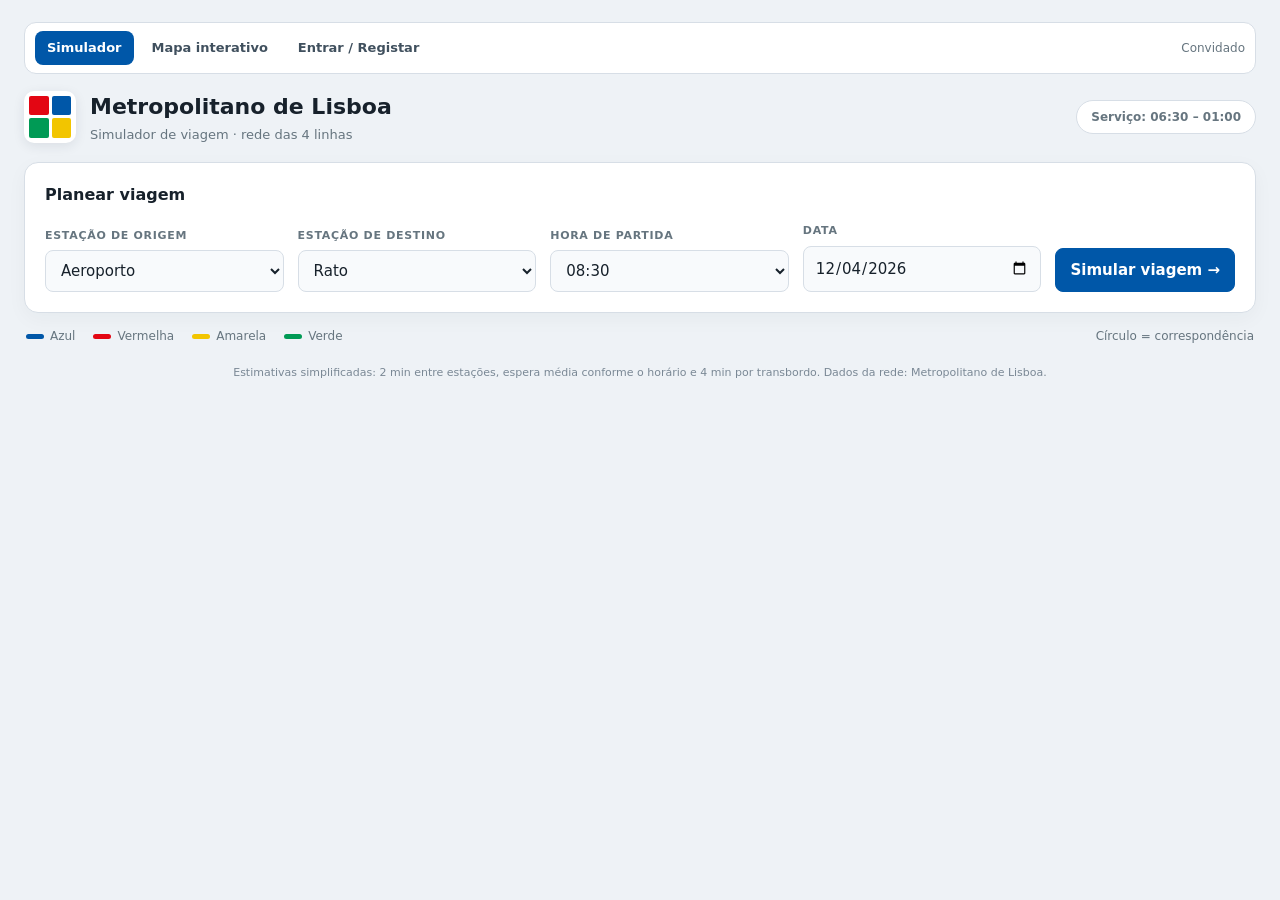
<file: metro-lisboa/index.html>
<!doctype html>
<html lang="pt-PT">
<head>
  <meta charset="utf-8">
  <meta name="viewport" content="width=device-width, initial-scale=1">
  <meta name="description" content="Simulador de viagem do Metropolitano de Lisboa: escolhe origem, destino, hora e data e vê o itinerário animado.">
  <title>Metro de Lisboa · Simulador de viagem</title>
  <link rel="stylesheet" href="css/estilo.css">
  <script src="js/rede.js" defer></script>
  <script src="js/conta.js" defer></script>
  <script src="js/app.js" defer></script>
</head>
<body>
  <div class="app">
    <nav class="navegacao" aria-label="Navegação principal">
      <a href="index.html" class="ativo">Simulador</a>
      <a href="mapa.html">Mapa interativo</a>
      <a href="conta.html" data-sessao="convidado">Entrar / Registar</a>
      <a href="admin.html" data-sessao="admin">Admin</a>
      <span class="sessao">
        <span data-sessao="nome">Convidado</span>
        <button type="button" class="botao ligado" data-acao="sair" data-sessao="autenticado">Sair</button>
      </span>
    </nav>

    <header class="cabecalho">
      <div class="marca">
        <span class="marca-simbolo" aria-hidden="true"><i></i><i></i><i></i><i></i></span>
        <div>
          <h1>Metropolitano de Lisboa</h1>
          <p>Simulador de viagem · rede das 4 linhas</p>
        </div>
      </div>
      <div class="horario" id="horarioServico">Serviço: 06:30 – 01:00</div>
    </header>

    <main>
      <section class="cartao formulario">
        <h2>Planear viagem</h2>
        <form id="formulario">
          <label class="campo">
            <span>Estação de origem</span>
            <select id="origem" required><option value="">Escolha...</option></select>
          </label>
          <label class="campo">
            <span>Estação de destino</span>
            <select id="destino" required><option value="">Escolha...</option></select>
          </label>
          <label class="campo">
            <span>Hora de partida</span>
            <select id="hora" required></select>
          </label>
          <label class="campo">
            <span>Data</span>
            <input type="date" id="data" required>
          </label>
          <button type="submit" class="botao primario">Simular viagem →</button>
        </form>
        <p class="erro" id="erro" role="alert" hidden></p>
      </section>

      <section class="legenda" aria-label="Linhas da rede">
        <span class="legenda-item"><i class="linha-azul"></i> Azul</span>
        <span class="legenda-item"><i class="linha-vermelha"></i> Vermelha</span>
        <span class="legenda-item"><i class="linha-amarela"></i> Amarela</span>
        <span class="legenda-item"><i class="linha-verde"></i> Verde</span>
        <span class="legenda-nota">Círculo = correspondência</span>
      </section>

      <section id="resultado" class="resultado" hidden>
        <div class="cartao resumo">
          <div class="cabecalho-secao">
            <h2>Itinerário</h2>
            <span class="etiqueta" id="resumoRota">—</span>
          </div>
          <div class="indicadores">
            <div><span>DURAÇÃO</span><strong id="duracao">—</strong></div>
            <div><span>TRANSBORDOS</span><strong id="transbordos">—</strong></div>
            <div><span>ESTAÇÕES</span><strong id="estacoesContagem">—</strong></div>
            <div><span>CHEGADA</span><strong id="chegada">—</strong></div>
          </div>
          <ol class="pernadas" id="pernadas"></ol>
        </div>

        <div class="cartao animacao">
          <div class="cabecalho-secao">
            <h2>Viagem animada</h2>
            <div class="controlos">
              <button type="button" id="botaoPlay" class="botao primario">▶ Iniciar</button>
              <button type="button" id="botaoReiniciar" class="botao">↻ Reiniciar</button>
              <div class="segmentado" role="group" aria-label="Velocidade">
                <button type="button" data-fator="1" class="ativo">1×</button>
                <button type="button" data-fator="4">4×</button>
                <button type="button" data-fator="10">10×</button>
              </div>
            </div>
          </div>

          <div class="estado-viagem">
            <span class="badge-linha" id="badgeLinha">—</span>
            <strong id="estadoTexto">Pronto para partir</strong>
            <span class="relogio" id="relogio">08:30</span>
          </div>
          <div class="barra"><div id="barraProgresso" class="barra-progresso"></div></div>

          <div class="via">
            <div class="via-fundo"></div>
            <div class="trilho" id="trilho"></div>
            <div class="comboio" id="comboio" aria-hidden="true"><span class="frente"></span><span class="janela"></span><span class="janela"></span><span class="janela"></span></div>
          </div>

          <ol class="eventos" id="eventos" aria-live="polite"></ol>
        </div>
      </section>
    </main>

    <footer>
      <p>Estimativas simplificadas: 2 min entre estações, espera média conforme o horário e 4 min por transbordo. Dados da rede: Metropolitano de Lisboa.</p>
    </footer>
  </div>
</body>
</html>
</file>
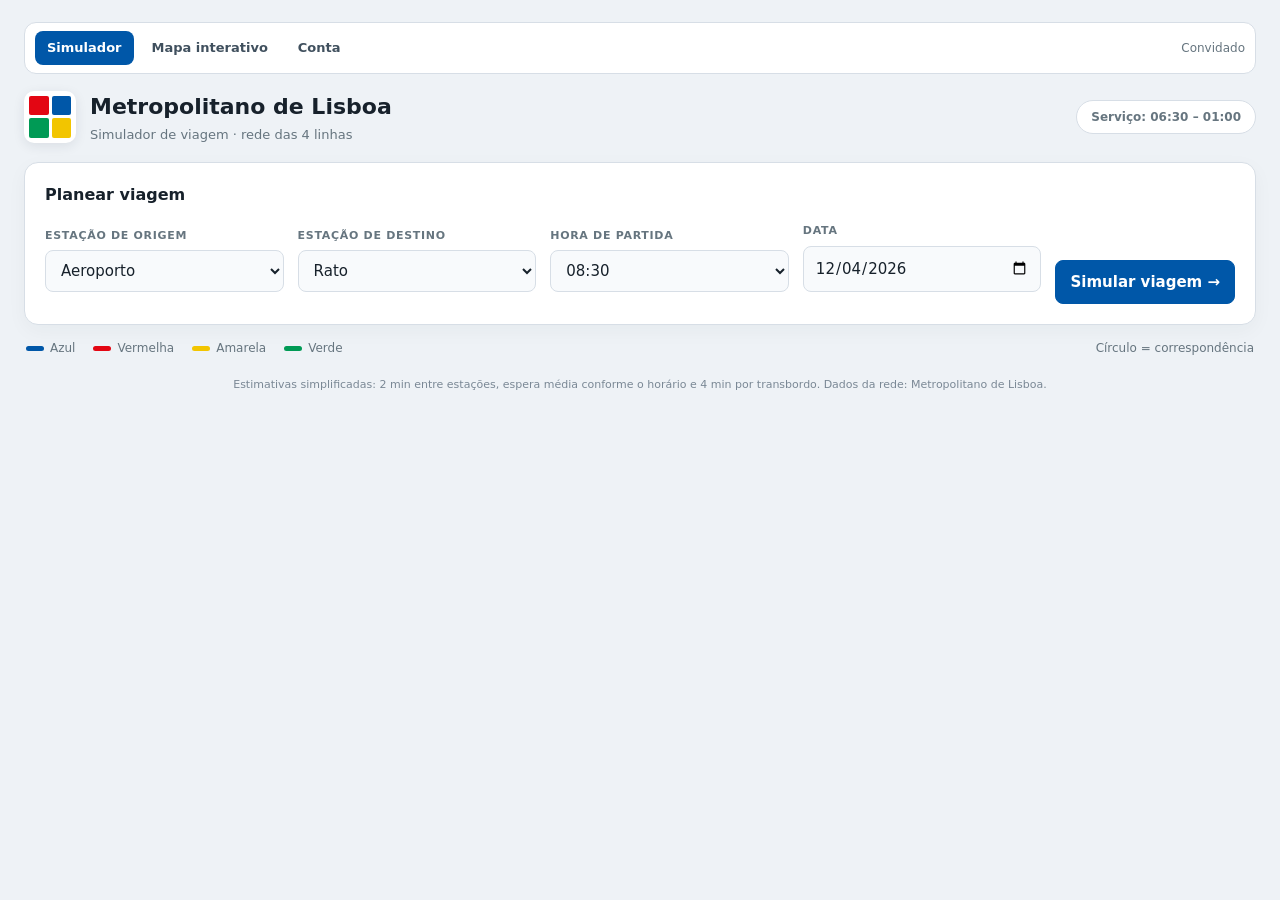
<file: metro.html>
<!doctype html>
<html lang="pt-PT">
<head>
  <meta charset="utf-8">
  <meta name="viewport" content="width=device-width, initial-scale=1">
  <meta name="description" content="Metro de Lisboa: simulador de viagem, mapa interativo e contas com perfis cliente/admin.">
  <title>Metro de Lisboa · simulador, mapa e contas</title>
  <style>
/* ============================================================
   Metro de Lisboa · Simulador de viagem
   Sem dependências externas
   ============================================================ */

:root {
  --azul: #0057a8;
  --vermelho: #e30613;
  --amarelo: #f2c500;
  --verde: #009a55;
  --texto: #17212b;
  --muted: #66757f;
  --borda: #d7dee6;
  --cartao: #ffffff;
}

* { box-sizing: border-box; }
body {
  margin: 0;
  background: #eef2f6;
  color: var(--texto);
  font: 15px/1.5 "Segoe UI", system-ui, -apple-system, Arial, sans-serif;
}
.app { max-width: 1500px; margin: 0 auto; padding: 22px 24px 36px; }

/* ---------- Navegação ---------- */
.navegacao {
  display: flex; align-items: center; gap: 6px; flex-wrap: wrap;
  background: #fff; border: 1px solid var(--borda); border-radius: 12px;
  padding: 8px 10px; margin-bottom: 16px;
}
.navegacao a {
  text-decoration: none; color: #40505e; font-size: 13px; font-weight: 600;
  padding: 7px 12px; border-radius: 8px;
}
.navegacao a:hover { background: #eef3f8; color: var(--azul); }
.navegacao a.ativo { background: var(--azul); color: #fff; }
.navegacao .sessao { margin-left: auto; display: flex; align-items: center; gap: 8px; font-size: 12px; color: var(--muted); }
.botao.ligado { padding: 5px 10px; font-size: 12px; }

/* ---------- Cabeçalho ---------- */
.cabecalho {
  display: flex; align-items: center; justify-content: space-between;
  gap: 16px; margin-bottom: 18px;
}
.marca { display: flex; align-items: center; gap: 14px; }
.marca-simbolo {
  width: 52px; height: 52px; flex: none; display: grid;
  grid-template-columns: 1fr 1fr; gap: 3px; padding: 5px;
  background: #fff; border-radius: 10px; box-shadow: 0 3px 12px #1b2b3d18;
}
.marca-simbolo i { border-radius: 2px; }
.marca-simbolo i:nth-child(1) { background: var(--vermelho); }
.marca-simbolo i:nth-child(2) { background: var(--azul); }
.marca-simbolo i:nth-child(3) { background: var(--verde); }
.marca-simbolo i:nth-child(4) { background: var(--amarelo); }
.cabecalho h1 { margin: 0; font-size: 22px; }
.cabecalho p { margin: 2px 0 0; color: var(--muted); font-size: 13px; }
.horario {
  background: #fff; border: 1px solid var(--borda); border-radius: 99px;
  padding: 7px 14px; font-size: 12px; font-weight: 600; color: var(--muted);
}

/* ---------- Cartões ---------- */
.cartao {
  background: var(--cartao); border: 1px solid var(--borda);
  border-radius: 14px; padding: 20px; box-shadow: 0 6px 20px #1b2b3d0a;
}
.cartao h2 { margin: 0 0 16px; font-size: 16px; }
.cabecalho-secao {
  display: flex; align-items: center; justify-content: space-between;
  gap: 12px; flex-wrap: wrap; margin-bottom: 14px;
}
.cabecalho-secao h2 { margin: 0; }
.etiqueta { color: var(--muted); font-size: 11px; font-weight: 700; letter-spacing: .8px; }

/* ---------- Formulário ---------- */
.formulario form {
  display: grid; grid-template-columns: repeat(4, minmax(0, 1fr)) auto;
  gap: 14px; align-items: end;
}
.campo { display: grid; gap: 6px; min-width: 0; }
.campo > span { color: var(--muted); font-size: 11px; font-weight: 700; letter-spacing: .7px; text-transform: uppercase; }
select, input[type="date"] {
  width: 100%; padding: 10px 11px; font: inherit; color: var(--texto);
  background: #f8fafc; border: 1px solid var(--borda); border-radius: 8px;
}
select:focus, input:focus { outline: 2px solid #0057a855; border-color: var(--azul); }
.botao {
  font: inherit; font-weight: 600; cursor: pointer;
  border: 1px solid var(--borda); background: #f5f8fb; color: var(--texto);
  border-radius: 8px; padding: 10px 14px; white-space: nowrap;
}
.botao:hover { background: #e8eef5; }
.botao.primario { background: var(--azul); border-color: var(--azul); color: #fff; }
.botao.primario:hover { background: #00488c; }
.botoes { display: flex; gap: 8px; flex-wrap: wrap; align-items: center; }
.botoes .botao { text-decoration: none; }
.erro { margin: 14px 0 0; color: #b00020; font-size: 13px; font-weight: 600; }

/* ---------- Legenda ---------- */
.legenda {
  display: flex; gap: 18px; align-items: center; flex-wrap: wrap;
  margin: 14px 2px; color: var(--muted); font-size: 12px;
}
.legenda-item { display: flex; align-items: center; gap: 6px; }
.legenda-item i { width: 18px; height: 5px; border-radius: 3px; display: inline-block; }
.linha-azul { background: var(--azul); }
.linha-vermelha { background: var(--vermelho); }
.linha-amarela { background: var(--amarelo); }
.linha-verde { background: var(--verde); }
.legenda-nota { margin-left: auto; }

/* ---------- Resultado ---------- */
.resultado { display: grid; grid-template-columns: 330px minmax(0, 1fr); gap: 18px; align-items: start; }
.indicadores { display: grid; grid-template-columns: 1fr 1fr; gap: 12px; margin-bottom: 18px; }
.indicadores > div { background: #f5f8fb; border: 1px solid var(--borda); border-radius: 10px; padding: 10px; }
.indicadores span { display: block; color: var(--muted); font-size: 10px; font-weight: 700; letter-spacing: .8px; }
.indicadores strong { display: block; margin-top: 4px; font-size: 19px; font-variant-numeric: tabular-nums; }
.pernadas { list-style: none; margin: 0; padding: 0; display: grid; gap: 10px; }
.pernada { border-left: 4px solid var(--cor-linha); background: #f8fafc; border-radius: 0 8px 8px 0; padding: 9px 11px; }
.pernada .rotulo { display: flex; align-items: center; gap: 8px; font-size: 12px; font-weight: 700; margin-bottom: 5px; }
.pernada .bola { width: 16px; height: 16px; border-radius: 50%; background: var(--cor-linha); color: #fff; display: grid; place-items: center; font-size: 10px; }
.pernada .lista { color: #3d4b58; font-size: 12px; line-height: 1.45; }
.pernada .lista b { color: var(--texto); }
.transbordo { margin: 2px 0 2px 12px; color: #8a5a00; font-size: 12px; font-weight: 600; }

/* ---------- Animação ---------- */
.controlos { display: flex; align-items: center; gap: 8px; flex-wrap: wrap; }
.segmentado { display: flex; gap: 3px; background: #f2f5f8; border: 1px solid var(--borda); border-radius: 8px; padding: 3px; }
.segmentado button { border: 0; background: transparent; color: var(--muted); font: inherit; font-size: 12px; font-weight: 700; padding: 6px 9px; border-radius: 5px; cursor: pointer; }
.segmentado button.ativo { background: #fff; color: var(--texto); box-shadow: 0 1px 4px #1b2b3d20; }
.estado-viagem { display: flex; align-items: center; gap: 10px; margin-bottom: 10px; flex-wrap: wrap; }
.badge-linha {
  min-width: 26px; height: 26px; padding: 0 8px; border-radius: 99px;
  display: grid; place-items: center; background: var(--azul); color: #fff;
  font-size: 12px; font-weight: 800;
}
.estado-viagem strong { font-size: 14px; }
.relogio { margin-left: auto; font-variant-numeric: tabular-nums; font-weight: 700; color: var(--muted); }
.barra { height: 8px; border-radius: 99px; background: #e6ebf1; overflow: hidden; margin-bottom: 14px; }
.barra-progresso { height: 100%; width: 0; background: var(--vermelho); transition: width .25s linear; }

.via {
  position: relative; height: 180px; overflow-x: auto; overflow-y: hidden;
  border-radius: 12px; background: linear-gradient(180deg, #2b3a4c, #131c27);
  box-shadow: inset 0 0 40px #0006;
}
.via::-webkit-scrollbar { height: 8px; }
.via::-webkit-scrollbar-thumb { background: #65758a; border-radius: 9px; }
.trilho { position: relative; height: 100%; }
.no {
  position: absolute; top: 84px; width: 16px; height: 16px; margin-left: -8px;
  border-radius: 50%; border: 3px solid #8494a7; background: #e8eef5; z-index: 2;
}
.no.passada { background: var(--vermelho); border-color: #ff8a8f; }
.no.atual { width: 22px; height: 22px; margin-left: -11px; top: 81px; background: #fff; border-color: var(--vermelho); box-shadow: 0 0 0 5px #ffffff26; }
.no .nome {
  position: absolute; top: 26px; left: 50%; transform: translateX(-50%);
  color: #dce6f2; font-size: 10px; white-space: nowrap; pointer-events: none;
}
.no.par .nome { top: auto; bottom: 26px; }
.no.atual .nome { color: #fff; font-weight: 700; }
.traco { position: absolute; top: 91px; height: 4px; border-radius: 2px; opacity: .75; }
.traco.ativo { opacity: 1; box-shadow: 0 0 10px currentColor; }
.comboio {
  position: absolute; top: 79px; left: 0; width: 60px; height: 28px;
  display: flex; align-items: center; gap: 5px; padding: 0 7px 0 9px;
  background: var(--cor-comboio, var(--azul)); border-radius: 8px 12px 4px 4px;
  box-shadow: 0 8px 14px #0008; z-index: 4; transition: left .25s linear;
}
.comboio .frente { width: 8px; height: 14px; border-radius: 2px; background: #fff6c9; box-shadow: 0 0 10px #fff3b0; }
.comboio .janela { flex: 1; height: 13px; border-radius: 2px; background: #12263a; border: 1px solid #ffffff55; }
.comboio.em-movimento .janela { animation: piscar .5s linear infinite alternate; }
@keyframes piscar { from { background: #12263a; } to { background: #2b4d68; } }

.eventos { list-style: none; margin: 14px 0 0; padding: 0; max-height: 150px; overflow-y: auto; display: grid; gap: 6px; }
.eventos li { display: flex; gap: 10px; align-items: baseline; background: #f6f9fc; border: 1px solid var(--borda); border-radius: 7px; padding: 6px 9px; font-size: 12px; }
.eventos time { color: var(--muted); font-variant-numeric: tabular-nums; font-size: 11px; }
.eventos .tipo { margin-left: auto; color: var(--azul); font-size: 10px; font-weight: 700; letter-spacing: .5px; }

footer { margin-top: 20px; text-align: center; color: #7a8895; font-size: 11px; }
[hidden] { display: none !important; }

@media (max-width: 1150px) {
  .resultado { grid-template-columns: 1fr; }
  .formulario form { grid-template-columns: repeat(2, minmax(0, 1fr)); }
  .formulario .botao { width: 100%; }
}
@media (max-width: 620px) {
  .app { padding: 14px; }
  .formulario form { grid-template-columns: 1fr; }
  .cabecalho { align-items: flex-start; }
  .horario { display: none; }
  .controlos { width: 100%; }
}


/* Mapa interativo — estilos adicionais */

.mapa-grelha { display: grid; grid-template-columns: minmax(0, 1fr) 320px; gap: 18px; align-items: start; }
.mapa-cartao { min-width: 0; }
.controlos-mapa { display: flex; gap: 4px; }
.controlos-mapa button {
  min-width: 32px; border: 1px solid var(--borda); background: #f5f8fb;
  border-radius: 7px; padding: 5px 8px; cursor: pointer; font-weight: 700; color: #40505e;
}
.controlos-mapa button:hover { background: #e8eef5; }
.mapa-envolucao {
  height: 620px; overflow: hidden; border: 1px solid var(--borda);
  border-radius: 12px; background: linear-gradient(#fbfcfe, #f0f4f8);
  cursor: grab; touch-action: none;
}
.mapa-envolucao.arrastando { cursor: grabbing; }
#mapa { width: 100%; height: 100%; display: block; }
.dica { margin: 10px 2px 0; color: var(--muted); font-size: 11px; }

.linha-fundo { stroke-width: 11; stroke-linecap: round; opacity: .18; }
.linha-tracado { stroke-width: 7; stroke-linecap: round; opacity: .9; }
.linha-interrompida { stroke: #b00020; stroke-width: 3; stroke-dasharray: 10 8; opacity: .95; }
.ligacao-correspondencia { stroke: #8997a5; stroke-width: 2; stroke-dasharray: 4 5; fill: none; opacity: .7; }

.estacao { cursor: pointer; }
.estacao .ponto { fill: #fff; stroke-width: 3; }
.estacao .rotulo {
  font-size: 10px; fill: #3e4d5a; pointer-events: none;
  paint-order: stroke; stroke: #ffffffee; stroke-width: 2.5px; stroke-linejoin: round;
}
.estacao.interchange .ponto { fill: #fff; stroke: #17212b; stroke-width: 4; }
.estacao.selecionada .ponto { fill: #17212b; stroke: #fff; stroke-width: 5; }
.estacao.na-rota .ponto { fill: #fff; stroke: #e30613; stroke-width: 5; }
.estacao:hover .ponto { fill: #e30613; }
.rota-ativa {
  fill: none; stroke: #e30613; stroke-width: 4; stroke-linecap: round;
  stroke-dasharray: 9 7; animation: correr 1.2s linear infinite; opacity: .95;
}
@keyframes correr { to { stroke-dashoffset: -16; } }

.info-cartao { display: grid; gap: 12px; }
.info-cartao h2 { margin-bottom: 0; }
.valor-grande { font-size: 17px; font-weight: 700; margin: 0; }
.linhas-estacao { display: flex; gap: 6px; flex-wrap: wrap; }
.etiqueta-linha { padding: 3px 8px; border-radius: 99px; color: #fff; font-size: 11px; font-weight: 700; }
.selecao { display: grid; gap: 5px; background: #f5f8fb; border: 1px solid var(--borda); border-radius: 9px; padding: 10px; font-size: 12px; }
.selecao b { color: var(--azul); }
.resultado-info { display: grid; gap: 8px; font-size: 12px; }
.resultado-info .linha-resultado { border-left: 4px solid var(--cor-linha); padding: 6px 9px; background: #f8fafc; border-radius: 0 6px 6px 0; }
.simulation-link { text-align: center; text-decoration: none; }

@media (max-width: 1100px) { .mapa-grelha { grid-template-columns: 1fr; } }
@media (max-width: 620px) { .mapa-envolucao { height: 440px; } }


/* Contas e painel de administração — estilos adicionais */

.pagina-conta { max-width: 980px; margin: 0 auto; }
.cartoes-conta { display: grid; grid-template-columns: 1fr 1fr; gap: 18px; align-items: start; }
.cartoes-conta .cartao h2 { margin-bottom: 6px; }
.subtitulo { color: var(--muted); font-size: 12px; margin: 0 0 18px; }
.campo { margin-bottom: 12px; }
.campo > span { display: block; }
input[type="text"], input[type="email"], input[type="password"] {
  width: 100%; padding: 10px 11px; font: inherit; color: var(--texto);
  background: #f8fafc; border: 1px solid var(--borda); border-radius: 8px;
}
input:focus { outline: 2px solid #0057a855; border-color: var(--azul); }
.botao.largura-total { width: 100%; }

.tipos { display: flex; gap: 10px; margin: 4px 0 12px; }
.tipos label {
  flex: 1; display: flex; align-items: center; gap: 8px; cursor: pointer;
  border: 1px solid var(--borda); border-radius: 8px; padding: 10px;
  background: #f8fafc; font-size: 13px; font-weight: 600;
}
.tipos label:has(input:checked) { border-color: var(--azul); background: #e9f2fb; }
.codigo-admin { background: #fff8e1; border-color: #e6c667; }
.aviso {
  margin-top: 16px; padding: 10px 12px; border-radius: 8px;
  background: #eef3f8; color: #52616e; font-size: 11px; line-height: 1.5;
}
.mensagem { margin: 12px 0 0; padding: 9px 11px; border-radius: 8px; font-size: 12px; font-weight: 600; }
.mensagem.erro { background: #fdecef; color: #b00020; }
.mensagem.sucesso { background: #e7f6ee; color: #0a6b3d; }
.sessao-atual { margin-bottom: 18px; }
.sessao-atual strong { color: var(--azul); }

/* ---------- Admin ---------- */
.admin-grelha { display: grid; grid-template-columns: minmax(0, 1fr) 320px; gap: 18px; align-items: start; }
.tabela { width: 100%; border-collapse: collapse; font-size: 12px; }
.tabela th, .tabela td { text-align: left; padding: 9px 8px; border-bottom: 1px solid var(--borda); vertical-align: middle; }
.tabela th { color: var(--muted); font-size: 10px; text-transform: uppercase; letter-spacing: .6px; }
.tabela select { padding: 6px 8px; font-size: 12px; width: auto; }
.tabela .botao { padding: 6px 9px; font-size: 11px; }
.etiqueta-tipo { padding: 3px 8px; border-radius: 99px; font-size: 10px; font-weight: 700; background: #e8eef5; color: #40505e; }
.etiqueta-tipo.admin { background: #0057a8; color: #fff; }
.linha-estado { display: flex; align-items: center; gap: 8px; margin-bottom: 10px; font-size: 12px; }
.linha-estado i { width: 12px; height: 12px; border-radius: 50%; flex: none; }
.linha-estado select { flex: 1; padding: 6px 8px; font-size: 12px; }
.acesso-negado { max-width: 560px; margin: 40px auto; text-align: center; }
.acesso-negado h2 { margin-top: 0; }

@media (max-width: 900px) {
  .cartoes-conta, .admin-grelha { grid-template-columns: 1fr; }
}



/* ============================================================
   Navegação por separadores (versão num único ficheiro)
   ============================================================ */
.navegacao button {
  font: inherit; font-size: 13px; font-weight: 600; border: 0;
  background: transparent; color: #40505e; padding: 7px 12px;
  border-radius: 8px; cursor: pointer;
}
.navegacao button:hover { background: #eef3f8; color: var(--azul); }
.navegacao button.ativo { background: var(--azul); color: #fff; }
.navegacao .sync-estado {
  font-size: 12px; font-weight: 600; color: #237a5b;
  background: #e8f6f0; border: 1px solid #bfe6d5;
  padding: 5px 9px; border-radius: 999px; white-space: nowrap;
}
.navegacao .sync-estado:empty { display: none; }
.navegacao .sync-estado[data-fonte="mapa"] { color: #1d5f96; background: #eaf3fb; border-color: #c4dff4; }
.pagina[hidden] { display: none !important; }

  </style>
</head>
<body>
  <div class="app">

    <nav class="navegacao" aria-label="Navegação principal">
      <button type="button" data-pagina="simulador" class="ativo">Simulador</button>
      <button type="button" data-pagina="mapa">Mapa interativo</button>
      <button type="button" data-pagina="conta">Conta</button>
      <button type="button" data-pagina="admin" data-sessao="admin">Admin</button>
      <span id="estadoSincronizacao" class="sync-estado" aria-live="polite"></span>
      <span class="sessao">
        <span data-sessao="nome">Convidado</span>
        <button type="button" class="botao ligado" data-acao="sair" data-sessao="autenticado">Sair</button>
      </span>
    </nav>

    <section id="pagina-simulador" class="pagina">
<header class="cabecalho">
      <div class="marca">
        <span class="marca-simbolo" aria-hidden="true"><i></i><i></i><i></i><i></i></span>
        <div>
          <h1>Metropolitano de Lisboa</h1>
          <p>Simulador de viagem · rede das 4 linhas</p>
        </div>
      </div>
      <div class="horario" id="horarioServico">Serviço: 06:30 – 01:00</div>
    </header>

    <main>
      <section class="cartao formulario">
        <h2>Planear viagem</h2>
        <form id="formulario">
          <label class="campo">
            <span>Estação de origem</span>
            <select id="origem" required><option value="">Escolha...</option></select>
          </label>
          <label class="campo">
            <span>Estação de destino</span>
            <select id="destino" required><option value="">Escolha...</option></select>
          </label>
          <label class="campo">
            <span>Hora de partida</span>
            <select id="hora" required></select>
          </label>
          <label class="campo">
            <span>Data</span>
            <input type="date" id="data" required>
          </label>
          <button type="submit" class="botao primario">Simular viagem →</button>
        </form>
        <p class="erro" id="erro" role="alert" hidden></p>
      </section>

      <section class="legenda" aria-label="Linhas da rede">
        <span class="legenda-item"><i class="linha-azul"></i> Azul</span>
        <span class="legenda-item"><i class="linha-vermelha"></i> Vermelha</span>
        <span class="legenda-item"><i class="linha-amarela"></i> Amarela</span>
        <span class="legenda-item"><i class="linha-verde"></i> Verde</span>
        <span class="legenda-nota">Círculo = correspondência</span>
      </section>

      <section id="resultado" class="resultado" hidden>
        <div class="cartao resumo">
          <div class="cabecalho-secao">
            <h2>Itinerário</h2>
            <span class="etiqueta" id="resumoRota">—</span>
          </div>
          <div class="indicadores">
            <div><span>DURAÇÃO</span><strong id="duracao">—</strong></div>
            <div><span>TRANSBORDOS</span><strong id="transbordos">—</strong></div>
            <div><span>ESTAÇÕES</span><strong id="estacoesContagem">—</strong></div>
            <div><span>CHEGADA</span><strong id="chegada">—</strong></div>
          </div>
          <ol class="pernadas" id="pernadas"></ol>
        </div>

        <div class="cartao animacao">
          <div class="cabecalho-secao">
            <h2>Viagem animada</h2>
            <div class="controlos">
              <button type="button" id="botaoPlay" class="botao primario">▶ Iniciar</button>
              <button type="button" id="botaoReiniciar" class="botao">↻ Reiniciar</button>
              <div class="segmentado" role="group" aria-label="Velocidade">
                <button type="button" data-fator="1" class="ativo">1×</button>
                <button type="button" data-fator="4">4×</button>
                <button type="button" data-fator="10">10×</button>
              </div>
            </div>
          </div>

          <div class="estado-viagem">
            <span class="badge-linha" id="badgeLinha">—</span>
            <strong id="estadoTexto">Pronto para partir</strong>
            <span class="relogio" id="relogio">08:30</span>
          </div>
          <div class="barra"><div id="barraProgresso" class="barra-progresso"></div></div>

          <div class="via">
            <div class="via-fundo"></div>
            <div class="trilho" id="trilho"></div>
            <div class="comboio" id="comboio" aria-hidden="true"><span class="frente"></span><span class="janela"></span><span class="janela"></span><span class="janela"></span></div>
          </div>

          <ol class="eventos" id="eventos" aria-live="polite"></ol>
        </div>
      </section>
    </main>

    <footer>
      <p>Estimativas simplificadas: 2 min entre estações, espera média conforme o horário e 4 min por transbordo. Dados da rede: Metropolitano de Lisboa.</p>
    </footer>
    </section>

    <section id="pagina-mapa" class="pagina" hidden>
<header class="cabecalho">
      <div class="marca">
        <span class="marca-simbolo" aria-hidden="true"><i></i><i></i><i></i><i></i></span>
        <div>
          <h1>Mapa interativo</h1>
          <p>Clica numa estação para planear uma viagem</p>
        </div>
      </div>
      <div class="horario" id="avisoLinhas">Todas as linhas operacionais</div>
    </header>

    <main class="mapa-grelha">
      <section class="cartao mapa-cartao">
        <div class="cabecalho-secao">
          <h2>Rede das 4 linhas</h2>
          <div class="controlos-mapa" role="group" aria-label="Zoom do mapa">
            <button type="button" data-zoom="in" aria-label="Ampliar">+</button>
            <button type="button" data-zoom="out" aria-label="Reduzir">−</button>
            <button type="button" data-zoom="reset">Reset</button>
          </div>
        </div>
        <div class="mapa-envolucao" id="mapaEnvolucao">
          <svg id="mapa" viewBox="0 0 1200 560" role="img" aria-label="Mapa esquemático das linhas do Metro de Lisboa">
            <g id="camadaLinhas"></g>
            <g id="camadaLigacoes"></g>
            <g id="camadaRota"></g>
            <g id="camadaEstacoes"></g>
          </svg>
        </div>
        <p class="dica">Clica numa estação para a selecionar · arrasta o mapa para o mover · usa + / − para ampliar.</p>
      </section>

      <aside class="cartao info-cartao">
        <h2>Estação selecionada</h2>
        <p class="valor-grande" id="nomeEstacao">—</p>
        <div class="linhas-estacao" id="linhasEstacao"></div>

        <div class="botoes">
          <button type="button" id="definirOrigem" class="botao">Definir origem</button>
          <button type="button" id="definirDestino" class="botao">Definir destino</button>
        </div>
        <div class="selecao" id="selecao"></div>

        <label class="campo"><span>Hora de partida</span><select id="mapaHora"></select></label>
        <label class="campo"><span>Data</span><input type="date" id="mapaData"></label>
        <button type="button" id="calcular" class="botao primario">Calcular itinerário →</button>
        <p class="erro" id="erroMapa" role="alert" hidden></p>

        <div id="resultadoInfo" class="resultado-info"></div>
        <button type="button" id="abrirSimulador" class="botao simulation-link">Ver no simulador →</button>
      </aside>
    </main>
    </section>

    <section id="pagina-conta" class="pagina" hidden>
<header class="cabecalho">
      <div class="marca">
        <span class="marca-simbolo" aria-hidden="true"><i></i><i></i><i></i><i></i></span>
        <div>
          <h1>Área de cliente</h1>
          <p>Entrar, registar e terminar sessão</p>
        </div>
      </div>
    </header>

    <main>
      <section class="cartao sessao-atual" id="sessaoAtual" hidden>
        <h2>Sessão iniciada</h2>
        <p>Estás autenticado como <strong data-sessao="nome">—</strong> (<span data-sessao="email"></span>).</p>
        <div class="botoes">
          <button type="button" class="botao" data-pagina="simulador">Ir para o simulador</button>
          <button type="button" class="botao" data-pagina="mapa">Abrir mapa interativo</button>
          <button type="button" class="botao" data-pagina="admin" data-sessao="admin">Abrir painel admin</button>
        </div>
      </section>

      <div class="cartoes-conta" id="formularios">
        <section class="cartao">
          <h2>Entrar</h2>
          <p class="subtitulo">Utiliza uma conta de cliente ou de administrador.</p>
          <form id="formEntrar">
            <label class="campo"><span>E-mail</span><input type="email" id="entrarEmail" required autocomplete="username"></label>
            <label class="campo"><span>Palavra-passe</span><input type="password" id="entrarSenha" required autocomplete="current-password"></label>
            <button type="submit" class="botao primario largura-total">Entrar →</button>
          </form>
          <p class="mensagem" id="mensagemEntrar" role="alert" hidden></p>
          <p class="subtitulo" style="margin:14px 0 0">Teste: <code>cliente@metro.pt</code> / <code>cliente123</code> · <code>admin@metro.pt</code> / <code>admin123</code></p>
        </section>

        <section class="cartao">
          <h2>Registar</h2>
          <p class="subtitulo">Cria uma conta de cliente ou de administrador.</p>
          <form id="formRegistar">
            <label class="campo"><span>Nome</span><input type="text" id="regNome" required autocomplete="name"></label>
            <label class="campo"><span>E-mail</span><input type="email" id="regEmail" required autocomplete="email"></label>
            <label class="campo"><span>Palavra-passe</span><input type="password" id="regSenha" required minlength="6" autocomplete="new-password"></label>
            <div class="campo">
              <span>Tipo de conta</span>
              <div class="tipos">
                <label><input type="radio" name="tipo" value="cliente" checked> Cliente</label>
                <label><input type="radio" name="tipo" value="admin"> Administrador</label>
              </div>
            </div>
            <label class="campo" id="campoCodigo" hidden>
              <span>Código de administrador</span>
              <input type="text" id="regCodigo" class="codigo-admin" autocomplete="off">
            </label>
            <button type="submit" class="botao primario largura-total">Criar conta</button>
          </form>
          <p class="mensagem" id="mensagemRegistar" role="alert" hidden></p>
        </section>
      </div>

      <p class="aviso">
        Demonstração local: as contas e a sessão são guardadas no <code>localStorage</code> do browser.
        O código de administrador é <code>ML-ADMIN-2026</code>. Isto não é autenticação segura — não usar com dados reais.
      </p>
    </main>
    </section>

    <section id="pagina-admin" class="pagina" hidden>
<header class="cabecalho">
      <div class="marca">
        <span class="marca-simbolo" aria-hidden="true"><i></i><i></i><i></i><i></i></span>
        <div>
          <h1>Painel de administração</h1>
          <p>Gestão de utilizadores e estado das linhas</p>
        </div>
      </div>
    </header>

    <section class="cartao acesso-negado" id="acessoNegado">
      <h2>Acesso reservado</h2>
      <p>Precisas de uma conta de administrador para ver este painel.</p>
      <button type="button" class="botao primario" data-pagina="conta">Ir para a página de conta</button>
    </section>

    <main id="painel">
      <div class="admin-grelha">
        <section class="cartao">
          <div class="cabecalho-secao">
            <h2>Utilizadores</h2>
            <span class="etiqueta" id="contagemUtilizadores">—</span>
          </div>
          <table class="tabela">
            <thead>
              <tr><th>Nome</th><th>E-mail</th><th>Tipo</th><th>Ações</th></tr>
            </thead>
            <tbody id="listaUtilizadores"></tbody>
          </table>
        </section>

        <section class="cartao">
          <h2>Estado das linhas</h2>
          <p class="subtitulo">Linhas interrompidas são ignoradas no cálculo de itinerários.</p>
          <div id="listaLinhas"></div>
          <p class="aviso">Alterações locais guardadas no <code>localStorage</code>. Não afetam o Metro real.</p>
        </section>
      </div>
      <p class="mensagem" id="mensagemAdmin" role="status" hidden></p>
    </main>
    </section>
  </div>

  <script>
/* ============================================================
   Metro de Lisboa · modelo partilhado da rede
   Usado pelo simulador, pelo mapa e pelo painel admin.
   ============================================================ */
(() => {
  'use strict';

  const MIN_SEGMENTO = 2;
  const MIN_TRANSBORDO = 4;

  const LINHAS = {
    azul: { nome: 'Azul', sigla: 'Az', cor: '#0057a8', id: 'azul', estacoes: [
      'Reboleira', 'Amadora Este', 'Alfornelos', 'Pontinha', 'Carnide',
      'Colégio Militar / Luz', 'Alto dos Moinhos', 'Laranjeiras', 'Jardim Zoológico',
      'Praça de Espanha', 'S. Sebastião', 'Parque', 'Marquês de Pombal', 'Avenida',
      'Restauradores', 'Baixa-Chiado', 'Terreiro do Paço', 'Santa Apolónia'
    ]},
    vermelha: { nome: 'Vermelha', sigla: 'Vm', cor: '#e30613', id: 'vermelha', estacoes: [
      'S. Sebastião', 'Saldanha', 'Alameda', 'Olaias', 'Bela Vista', 'Chelas',
      'Olivais', 'Cabo Ruivo', 'Oriente', 'Moscavide', 'Encarnação', 'Aeroporto'
    ]},
    amarela: { nome: 'Amarela', sigla: 'Am', cor: '#f2c500', id: 'amarela', estacoes: [
      'Odivelas', 'Senhor Roubado', 'Ameixoeira', 'Lumiar', 'Quinta das Conchas',
      'Campo Grande', 'Cidade Universitária', 'Entre Campos', 'Campo Pequeno',
      'Saldanha', 'Picoas', 'Marquês de Pombal', 'Rato'
    ]},
    verde: { nome: 'Verde', sigla: 'Vd', cor: '#009a55', id: 'verde', estacoes: [
      'Telheiras', 'Campo Grande', 'Alvalade', 'Roma', 'Areeiro', 'Alameda',
      'Arroios', 'Anjos', 'Intendente', 'Martim Moniz', 'Rossio', 'Baixa-Chiado', 'Cais do Sodré'
    ]}
  };

  const grafo = new Map();
  const linhasPorEstacao = new Map();
  const todasEstacoes = new Set();

  Object.entries(LINHAS).forEach(([id, linha]) => {
    linha.estacoes.forEach((nome, i) => {
      todasEstacoes.add(nome);
      if (!linhasPorEstacao.has(nome)) linhasPorEstacao.set(nome, []);
      linhasPorEstacao.get(nome).push(id);
      const chave = `${nome}|${id}`;
      const vizinhos = [];
      if (i > 0) vizinhos.push(`${linha.estacoes[i - 1]}|${id}`);
      if (i < linha.estacoes.length - 1) vizinhos.push(`${linha.estacoes[i + 1]}|${id}`);
      grafo.set(chave, vizinhos);
    });
  });

  function esperaMedia(minuto, data) {
    const dia = new Date(`${data}T12:00:00`);
    const fimDeSemana = dia.getDay() === 0 || dia.getDay() === 6;
    const h = minuto / 60;
    if (h < 6 || h >= 23.5) return 12;
    if (h < 7) return 7;
    if (fimDeSemana) return 8;
    if ((h >= 7 && h < 9.5) || (h >= 17 && h < 19.5)) return 4;
    return 6;
  }

  function formatarHora(minuto) {
    const m = ((Math.round(minuto) % 1440) + 1440) % 1440;
    return `${String(Math.floor(m / 60)).padStart(2, '0')}:${String(m % 60).padStart(2, '0')}`;
  }

  // linhasAtivas: array opcional com os ids das linhas disponíveis
  function melhorRota(origem, destino, minuto, data, linhasAtivas = null) {
    if (origem === destino) return null;
    const ativa = (id) => !linhasAtivas || linhasAtivas.includes(id);
    const origens = (linhasPorEstacao.get(origem) || []).filter(ativa);
    const destinos = (linhasPorEstacao.get(destino) || []).filter(ativa);
    if (!origens.length || !destinos.length) return null;

    const espera = esperaMedia(minuto, data) / 2;
    const dist = new Map();
    const anterior = new Map();
    const fila = [];
    origens.forEach((id) => {
      const chave = `${origem}|${id}`;
      dist.set(chave, espera);
      anterior.set(chave, null);
      fila.push(chave);
    });

    const visitados = new Set();
    while (fila.length) {
      fila.sort((a, b) => dist.get(a) - dist.get(b));
      const atual = fila.shift();
      if (visitados.has(atual)) continue;
      visitados.add(atual);
      const [estacao, linhaAtual] = atual.split('|');
      if (estacao === destino) break;

      (grafo.get(atual) || []).forEach((chave) => {
        if (!ativa(chave.split('|')[1])) return;
        const novo = dist.get(atual) + MIN_SEGMENTO;
        if (novo < (dist.get(chave) ?? Infinity)) {
          dist.set(chave, novo);
          anterior.set(chave, atual);
          fila.push(chave);
        }
      });
      (linhasPorEstacao.get(estacao) || []).forEach((outra) => {
        if (outra === linhaAtual || !ativa(outra)) return;
        const chave = `${estacao}|${outra}`;
        const novo = dist.get(atual) + MIN_TRANSBORDO;
        if (novo < (dist.get(chave) ?? Infinity)) {
          dist.set(chave, novo);
          anterior.set(chave, atual);
          fila.push(chave);
        }
      });
    }

    let fim = null;
    destinos.forEach((id) => {
      const chave = `${destino}|${id}`;
      if (dist.has(chave) && (fim === null || dist.get(chave) < dist.get(fim))) fim = chave;
    });
    if (!fim) return null;

    const nos = [];
    for (let chave = fim; chave !== null && chave !== undefined; chave = anterior.get(chave)) nos.push(chave);
    nos.reverse();

    const pernadas = [];
    nos.forEach((no, i) => {
      const [estacao, linha] = no.split('|');
      const anteriorNo = i > 0 ? nos[i - 1].split('|') : null;
      if (!anteriorNo || anteriorNo[1] !== linha) {
        pernadas.push({ linha, de: estacao, ate: estacao, estacoes: [estacao] });
      } else {
        const pernada = pernadas[pernadas.length - 1];
        pernada.ate = estacao;
        pernada.estacoes.push(estacao);
      }
    });

    const passos = [{ tipo: 'embarque', estacao: origem, linha: nos[0].split('|')[1], min: Math.max(1, Math.round(espera)) }];
    for (let i = 1; i < nos.length; i++) {
      const [de, linhaDe] = nos[i - 1].split('|');
      const [para, linhaPara] = nos[i].split('|');
      if (de === para) passos.push({ tipo: 'transbordo', estacao: de, deLinha: linhaDe, linha: linhaPara, min: MIN_TRANSBORDO });
      else passos.push({ tipo: 'segmento', de, para, linha: linhaPara, min: MIN_SEGMENTO });
    }
    passos.push({ tipo: 'chegada', estacao: destino, linha: nos[nos.length - 1].split('|')[1], min: 0.5 });

    const cadeia = [origem, ...passos.filter((p) => p.tipo === 'segmento').map((p) => p.para)];
    let acumulado = 0;
    const linhaDoTempo = passos.map((passo) => {
      const item = { ...passo, inicio: acumulado, fim: acumulado + passo.min };
      acumulado += passo.min;
      return item;
    });

    return {
      origem, destino, minutoSaida: minuto, pernadas, cadeia,
      passos: linhaDoTempo, total: acumulado, transbordos: pernadas.length - 1
    };
  }

  window.MetroLisboa = {
    LINHAS, linhasPorEstacao, todasEstacoes: [...todasEstacoes].sort((a, b) => a.localeCompare(b, 'pt')),
    grafo, esperaMedia, formatarHora, melhorRota
  };
})();


/* ============================================================
   Metro de Lisboa · contas e sessão (demonstração local)
   AVISO: autenticação guardada em localStorage. Serve apenas
   para demonstrar perfis; não é segurança real.
   ============================================================ */
(() => {
  'use strict';

  const CHAVE_UTILIZADORES = 'ml_utilizadores';
  const CHAVE_SESSAO = 'ml_sessao';
  const CHAVE_LINHAS = 'ml_linhas_status';
  const CODIGO_ADMIN = 'ML-ADMIN-2026';

  const storage = {
    get(k) { try { return localStorage.getItem(k); } catch (_) { return null; } },
    set(k, v) { try { localStorage.setItem(k, v); } catch (_) { /* sem storage */ } }
  };

  // Hash simples — apenas para não guardar a palavra-passe em texto claro.
  function hash(texto) {
    let h = 5381;
    for (let i = 0; i < texto.length; i++) h = ((h << 5) + h) ^ texto.charCodeAt(i);
    return (h >>> 0).toString(16).padStart(8, '0');
  }

  function carregar() {
    try {
      const dados = JSON.parse(storage.get(CHAVE_UTILIZADORES) || '[]');
      return Array.isArray(dados) ? dados : [];
    } catch (_) { return []; }
  }

  function guardar(utilizadores) {
    storage.set(CHAVE_UTILIZADORES, JSON.stringify(utilizadores));
  }

  function garantirContasIniciais() {
    if (carregar().length) return;
    guardar([
      { id: 'u-admin', nome: 'Administrador', email: 'admin@metro.pt', senha: hash('admin123'), tipo: 'admin', criado: new Date().toISOString() },
      { id: 'u-cliente', nome: 'Cliente de teste', email: 'cliente@metro.pt', senha: hash('cliente123'), tipo: 'cliente', criado: new Date().toISOString() }
    ]);
  }

  function registar({ nome, email, senha, tipo, codigo }) {
    garantirContasIniciais();
    const utilizadores = carregar();
    const emailNormalizado = String(email || '').trim().toLowerCase();
    if (!nome || !emailNormalizado || !senha) return { ok: false, erro: 'Preenche todos os campos obrigatórios.' };
    if (!/^[^@\s]+@[^@\s]+\.[^@\s]+$/.test(emailNormalizado)) return { ok: false, erro: 'Introduz um e-mail válido.' };
    if (senha.length < 6) return { ok: false, erro: 'A palavra-passe deve ter pelo menos 6 caracteres.' };
    if (utilizadores.some((u) => u.email === emailNormalizado)) return { ok: false, erro: 'Já existe uma conta com este e-mail.' };
    if (tipo === 'admin' && codigo !== CODIGO_ADMIN) return { ok: false, erro: 'Código de administrador inválido.' };

    const utilizador = {
      id: `u-${Date.now()}-${Math.random().toString(36).slice(2, 6)}`,
      nome: String(nome).trim(),
      email: emailNormalizado,
      senha: hash(senha),
      tipo: tipo === 'admin' ? 'admin' : 'cliente',
      criado: new Date().toISOString()
    };
    guardar([...utilizadores, utilizador]);
    return { ok: true, utilizador };
  }

  function entrar(email, senha) {
    garantirContasIniciais();
    const emailNormalizado = String(email || '').trim().toLowerCase();
    const utilizador = carregar().find((u) => u.email === emailNormalizado && u.senha === hash(senha || ''));
    if (!utilizador) return { ok: false, erro: 'E-mail ou palavra-passe incorretos.' };
    const sessao = { id: utilizador.id, nome: utilizador.nome, email: utilizador.email, tipo: utilizador.tipo };
    storage.set(CHAVE_SESSAO, JSON.stringify(sessao));
    aplicarSessaoUI();
    return { ok: true, utilizador: sessao };
  }

  function sair() {
    storage.set(CHAVE_SESSAO, '');
    aplicarSessaoUI();
  }

  function atual() {
    try {
      const sessao = JSON.parse(storage.get(CHAVE_SESSAO) || 'null');
      return sessao && sessao.email ? sessao : null;
    } catch (_) { return null; }
  }

  function eAdmin() {
    const u = atual();
    return !!u && u.tipo === 'admin';
  }

  function listar() {
    garantirContasIniciais();
    return carregar();
  }

  function alterarTipo(id, tipo) {
    if (!eAdmin()) return false;
    const utilizadores = carregar().map((u) => u.id === id ? { ...u, tipo: tipo === 'admin' ? 'admin' : 'cliente' } : u);
    guardar(utilizadores);
    const sessao = atual();
    if (sessao && sessao.id === id) {
      storage.set(CHAVE_SESSAO, JSON.stringify({ ...sessao, tipo }));
      aplicarSessaoUI();
    }
    return true;
  }

  function remover(id) {
    if (!eAdmin()) return false;
    const sessao = atual();
    if (sessao && sessao.id === id) return false;
    guardar(carregar().filter((u) => u.id !== id));
    return true;
  }

  function estadoLinhas() {
    try {
      const dados = JSON.parse(storage.get(CHAVE_LINHAS) || '{}');
      return { azul: 'operacional', vermelha: 'operacional', amarela: 'operacional', verde: 'operacional', ...dados };
    } catch (_) { return { azul: 'operacional', vermelha: 'operacional', amarela: 'operacional', verde: 'operacional' }; }
  }

  function definirLinha(id, estado) {
    if (!eAdmin()) return false;
    const dados = estadoLinhas();
    dados[id] = estado === 'interrompida' ? 'interrompida' : 'operacional';
    storage.set(CHAVE_LINHAS, JSON.stringify(dados));
    return true;
  }

  function aplicarSessaoUI() {
    const u = atual();
    const mostra = (attr, visivel) => document.querySelectorAll(`[data-sessao="${attr}"]`).forEach((e) => { e.hidden = !visivel; });
    document.querySelectorAll('[data-sessao="nome"]').forEach((e) => { e.textContent = u ? u.nome : 'Convidado'; });
    document.querySelectorAll('[data-sessao="email"]').forEach((e) => { e.textContent = u ? u.email : ''; });
    mostra('autenticado', !!u);
    mostra('convidado', !u);
    mostra('admin', !!u && u.tipo === 'admin');
    mostra('cliente', !!u && u.tipo === 'cliente');
  }

  document.addEventListener('click', (evento) => {
    const botao = evento.target.closest && evento.target.closest('[data-acao="sair"]');
    if (!botao) return;
    sair();
    if (typeof window.mostrarPagina === 'function') window.mostrarPagina('conta');
    if (typeof window.atualizarContaUI === 'function') window.atualizarContaUI();
  });

  garantirContasIniciais();
  aplicarSessaoUI();
  window.Conta = {
    CODIGO_ADMIN, registar, entrar, sair, atual, eAdmin, listar,
    alterarTipo, remover, estadoLinhas, definirLinha, aplicarSessaoUI
  };
})();


/* ============================================================
   Metro de Lisboa · estado partilhado entre simulador e mapa
   Qualquer dos dois pode publicar origem/destino/hora/data e a
   rota calculada; o outro recebe e mostra o mesmo itinerário.
   ============================================================ */
(() => {
  'use strict';

  const ouvintes = [];
  let estado = { origem: '', destino: '', hora: 510, data: '', rota: null, fonte: '' };

  function definir(novos, fonte) {
    estado = { ...estado, ...novos, fonte };
    const aviso = document.getElementById('estadoSincronizacao');
    if (aviso) {
      aviso.textContent = fonte === 'simulador' ? 'Sincronizado a partir do simulador'
        : fonte === 'mapa' ? 'Sincronizado a partir do mapa' : '';
      aviso.dataset.fonte = fonte;
    }
    ouvintes.slice().forEach((ouvinte) => ouvinte(estado));
  }

  function subscrever(ouvinte) {
    ouvintes.push(ouvinte);
    ouvinte(estado); // entrega o estado actual a quem se regista depois
  }

  window.MetroSincronizacao = {
    definir,
    subscrever,
    obter: () => estado
  };
})();


/* ============================================================
   Metro de Lisboa · Simulador de viagem (interface e animação)
   Usa js/rede.js para o grafo e o cálculo de itinerários.
   ============================================================ */
(() => {
  'use strict';

  const $ = (id) => document.getElementById(id);
  const { LINHAS, todasEstacoes, melhorRota, formatarHora } = window.MetroLisboa;
  const sinc = window.MetroSincronizacao;
  const ESPACO = 118;
  const SEG_POR_MIN = 2.5;

  const el = {
    formulario: $('formulario'), origem: $('origem'), destino: $('destino'),
    hora: $('hora'), data: $('data'), erro: $('erro'), resultado: $('resultado'),
    resumoRota: $('resumoRota'), duracao: $('duracao'), transbordos: $('transbordos'),
    estacoesContagem: $('estacoesContagem'), chegada: $('chegada'), pernadas: $('pernadas'),
    botaoPlay: $('botaoPlay'), botaoReiniciar: $('botaoReiniciar'),
    badgeLinha: $('badgeLinha'), estadoTexto: $('estadoTexto'), relogio: $('relogio'),
    barraProgresso: $('barraProgresso'), via: $('trilho').parentElement,
    trilho: $('trilho'), comboio: $('comboio'), eventos: $('eventos')
  };

  function linhasAtivas() {
    try {
      const estado = JSON.parse(localStorage.getItem('ml_linhas_status') || '{}');
      return Object.keys(LINHAS).filter((id) => estado[id] !== 'interrompida');
    } catch (_) { return Object.keys(LINHAS); }
  }

  function popularFormulario() {
    todasEstacoes.forEach((nome) => {
      [el.origem, el.destino].forEach((select) => {
        const opcao = document.createElement('option');
        opcao.value = nome;
        opcao.textContent = nome;
        select.appendChild(opcao);
      });
    });
    el.origem.value = 'Aeroporto';
    el.destino.value = 'Rato';

    const horarios = [];
    for (let m = 0; m <= 60; m += 15) horarios.push(m);
    for (let m = 6 * 60; m < 24 * 60; m += 15) horarios.push(m);
    horarios.forEach((m) => {
      const opcao = document.createElement('option');
      opcao.value = String(m);
      opcao.textContent = formatarHora(m);
      el.hora.appendChild(opcao);
    });
    el.hora.value = String(8 * 60 + 30);

    const agora = new Date();
    const local = new Date(agora.getTime() - agora.getTimezoneOffset() * 60000);
    el.data.value = local.toISOString().slice(0, 10);
  }

  function mostrarResumo(rota) {
    el.resumoRota.textContent = `${rota.origem} → ${rota.destino}`;
    el.duracao.textContent = `${Math.round(rota.total)} min`;
    el.transbordos.textContent = String(rota.transbordos);
    el.estacoesContagem.textContent = String(rota.cadeia.length - 1);
    el.chegada.textContent = formatarHora(rota.minutoSaida + rota.total);

    el.pernadas.replaceChildren();
    rota.pernadas.forEach((pernada) => {
      const linha = LINHAS[pernada.linha];
      const bloco = document.createElement('li');
      bloco.className = 'pernada';
      bloco.style.setProperty('--cor-linha', linha.cor);
      const rotulo = document.createElement('div');
      rotulo.className = 'rotulo';
      const bola = document.createElement('span');
      bola.className = 'bola';
      bola.textContent = linha.sigla[0];
      rotulo.append(bola, document.createTextNode(`Linha ${linha.nome} · ${pernada.estacoes.length - 1} paragens`));
      const lista = document.createElement('div');
      lista.className = 'lista';
      const inicio = document.createElement('b');
      inicio.textContent = pernada.de;
      lista.append(inicio, document.createTextNode(` → ${pernada.estacoes.slice(1).join(' → ')}`));
      bloco.append(rotulo, lista);
      el.pernadas.appendChild(bloco);
    });
  }

  function construirTrilho(rota) {
    el.trilho.replaceChildren();
    el.trilho.style.width = `${rota.cadeia.length * ESPACO + 40}px`;
    const segmentos = rota.passos.filter((p) => p.tipo === 'segmento');
    rota.cadeia.forEach((estacao, i) => {
      if (i < segmentos.length) {
        const traco = document.createElement('div');
        traco.className = 'traco';
        traco.style.left = `${60 + i * ESPACO}px`;
        traco.style.width = `${ESPACO}px`;
        traco.style.background = LINHAS[segmentos[i].linha].cor;
        traco.style.color = LINHAS[segmentos[i].linha].cor;
        el.trilho.appendChild(traco);
      }
      const no = document.createElement('div');
      no.className = `no${i % 2 ? ' par' : ''}`;
      no.style.left = `${60 + i * ESPACO}px`;
      const nome = document.createElement('span');
      nome.className = 'nome';
      nome.textContent = estacao;
      no.appendChild(nome);
      no.dataset.indice = String(i);
      el.trilho.appendChild(no);
    });
  }

  const anim = { rota: null, tempo: 0, tocando: false, fator: 1, ultimoPasso: -1, indiceEstacao: -1 };

  function registarEvento(passo) {
    const item = document.createElement('li');
    const hora = document.createElement('time');
    hora.textContent = formatarHora(anim.rota.minutoSaida + passo.inicio);
    const texto = document.createElement('span');
    const tipo = document.createElement('span');
    tipo.className = 'tipo';
    if (passo.tipo === 'embarque') {
      texto.textContent = `Embarque em ${passo.estacao} · Linha ${LINHAS[passo.linha].nome}`;
      tipo.textContent = 'PARTIDA';
    } else if (passo.tipo === 'segmento') {
      texto.textContent = `${passo.de} → ${passo.para} · Linha ${LINHAS[passo.linha].nome}`;
      tipo.textContent = 'VIAGEM';
    } else if (passo.tipo === 'transbordo') {
      texto.textContent = `Transbordo em ${passo.estacao}: ${LINHAS[passo.deLinha].nome} → ${LINHAS[passo.linha].nome}`;
      tipo.textContent = 'TRANSBORDO';
    } else {
      texto.textContent = `Chegada a ${passo.estacao}`;
      tipo.textContent = 'CHEGADA';
    }
    item.append(hora, texto, tipo);
    el.eventos.prepend(item);
    while (el.eventos.children.length > 20) el.eventos.lastElementChild.remove();
  }

  function desenharAnimacao() {
    const rota = anim.rota;
    if (!rota) return;
    let indice = rota.passos.findIndex((p) => anim.tempo < p.fim);
    if (indice === -1) indice = rota.passos.length - 1;
    const passo = rota.passos[indice];
    const linha = LINHAS[passo.linha];
    if (indice !== anim.ultimoPasso) {
      anim.ultimoPasso = indice;
      registarEvento(passo);
    }
    const indiceEstacao = rota.cadeia.indexOf(passo.tipo === 'segmento' ? passo.de : passo.estacao);
    const fracao = passo.tipo === 'segmento' ? Math.min(1, (anim.tempo - passo.inicio) / passo.min) : 0;
    const posicao = 60 + (indiceEstacao + fracao) * ESPACO;
    el.comboio.style.left = `${posicao - 30}px`;
    el.comboio.style.setProperty('--cor-comboio', linha.cor);
    el.comboio.classList.toggle('em-movimento', passo.tipo === 'segmento' && anim.tocando);

    el.badgeLinha.style.background = linha.cor;
    el.badgeLinha.textContent = linha.sigla;
    el.relogio.textContent = formatarHora(rota.minutoSaida + anim.tempo);
    el.barraProgresso.style.width = `${Math.min(100, anim.tempo / rota.total * 100)}%`;

    if (passo.tipo === 'embarque') el.estadoTexto.textContent = `A aguardar comboio em ${passo.estacao}`;
    else if (passo.tipo === 'segmento') el.estadoTexto.textContent = `A caminho de ${passo.para} · Linha ${linha.nome}`;
    else if (passo.tipo === 'transbordo') el.estadoTexto.textContent = `Transbordo em ${passo.estacao} para a Linha ${linha.nome}`;
    else el.estadoTexto.textContent = `Chegada a ${passo.estacao}`;

    if (indiceEstacao !== anim.indiceEstacao) {
      anim.indiceEstacao = indiceEstacao;
      el.trilho.querySelectorAll('.no').forEach((no) => {
        const i = Number(no.dataset.indice);
        no.classList.toggle('atual', i === indiceEstacao);
        no.classList.toggle('passada', i < indiceEstacao);
      });
      el.via.scrollTo({ left: Math.max(0, posicao - el.via.clientWidth / 2), behavior: 'smooth' });
    }
  }

  function prepararAnimacao(rota) {
    Object.assign(anim, { rota, tempo: 0, tocando: false, ultimoPasso: -1, indiceEstacao: -1 });
    el.eventos.replaceChildren();
    el.botaoPlay.textContent = '▶ Iniciar';
    el.resultado.hidden = false;
    mostrarResumo(rota);
    construirTrilho(rota);
    desenharAnimacao();
  }

  function mostrarErro(mensagem) {
    el.erro.textContent = mensagem;
    el.erro.hidden = false;
    sinc.definir({
      origem: el.origem.value,
      destino: el.destino.value,
      hora: Number(el.hora.value),
      data: el.data.value,
      rota: null
    }, 'simulador');
  }

  function calcularEMostrar({ rolar = false } = {}) {
    const origem = el.origem.value;
    const destino = el.destino.value;
    const minuto = Number(el.hora.value);
    const data = el.data.value;
    if (!origem || !destino || !data) return mostrarErro('Preenche a origem, o destino e a data.');
    if (origem === destino) return mostrarErro('A origem e o destino têm de ser estações diferentes.');
    const rota = melhorRota(origem, destino, minuto, data, linhasAtivas());
    if (!rota) return mostrarErro('Não foi possível calcular este itinerário com as linhas disponíveis.');
    el.erro.hidden = true;
    prepararAnimacao(rota);
    sinc.definir({ origem, destino, hora: minuto, data, rota }, 'simulador');
    if (rolar) el.resultado.scrollIntoView({ behavior: 'smooth', block: 'start' });
  }

  function alternarPlay() {
    if (!anim.rota) return;
    if (anim.tempo >= anim.rota.total - 0.01) {
      Object.assign(anim, { tempo: 0, ultimoPasso: -1, indiceEstacao: -1 });
      el.eventos.replaceChildren();
    }
    anim.tocando = !anim.tocando;
    el.botaoPlay.textContent = anim.tocando ? '⏸ Pausar' : '▶ Continuar';
  }

  function reiniciar() {
    if (!anim.rota) return;
    Object.assign(anim, { tempo: 0, tocando: false, ultimoPasso: -1, indiceEstacao: -1 });
    el.eventos.replaceChildren();
    el.botaoPlay.textContent = '▶ Iniciar';
    desenharAnimacao();
  }

  function publicarCampos() {
    sinc.definir({
      origem: el.origem.value,
      destino: el.destino.value,
      hora: Number(el.hora.value),
      data: el.data.value,
      rota: null
    }, 'simulador');
  }

  function ligarControlos() {
    el.formulario.addEventListener('submit', (evento) => {
      evento.preventDefault();
      calcularEMostrar({ rolar: true });
    });
    [el.origem, el.destino, el.hora, el.data].forEach((campo) => {
      campo.addEventListener('change', publicarCampos);
    });
    el.botaoPlay.addEventListener('click', alternarPlay);
    el.botaoReiniciar.addEventListener('click', reiniciar);
    document.querySelectorAll('[data-fator]').forEach((botao) => {
      botao.addEventListener('click', () => {
        anim.fator = Number(botao.dataset.fator);
        document.querySelectorAll('[data-fator]').forEach((b) => b.classList.toggle('ativo', b === botao));
      });
    });
  }

  let ultimoQuadro = performance.now();
  function quadro(agora) {
    const dt = Math.min((agora - ultimoQuadro) / 1000, 0.1);
    ultimoQuadro = agora;
    if (anim.tocando && anim.rota) {
      anim.tempo = Math.min(anim.rota.total, anim.tempo + dt * anim.fator / SEG_POR_MIN);
      if (anim.tempo >= anim.rota.total) {
        anim.tocando = false;
        el.botaoPlay.textContent = '↻ Reiniciar';
      }
      desenharAnimacao();
    }
    requestAnimationFrame(quadro);
  }

  popularFormulario();
  ligarControlos();

  // Recebe o que for calculado/escolhido no mapa.
  // Uma mudança de campos (rota: null) limpa o itinerário antigo em ambos os lados.
  sinc.subscrever((estado) => {
    if (estado.fonte === 'mapa') {
      if (estado.origem) el.origem.value = estado.origem;
      if (estado.destino) el.destino.value = estado.destino;
      if (estado.hora) el.hora.value = String(estado.hora);
      if (estado.data) el.data.value = estado.data;
      if (estado.rota) {
        el.erro.hidden = true;
        prepararAnimacao(estado.rota);
      }
    }
    if (!estado.rota) limparRotaAntiga();
  });

  // Quando o mapa publica apenas os campos, retira a rota antiga do simulador.
  function limparRotaAntiga() {
    anim.rota = null;
    anim.tocando = false;
    el.resultado.hidden = true;
  }

  const parametros = new URLSearchParams(location.search);
  if (parametros.has('origem') && todasEstacoes.includes(parametros.get('origem'))) el.origem.value = parametros.get('origem');
  if (parametros.has('destino') && todasEstacoes.includes(parametros.get('destino'))) el.destino.value = parametros.get('destino');
  if (parametros.has('hora') && el.hora.querySelector(`option[value="${parametros.get('hora')}"]`)) el.hora.value = parametros.get('hora');
  if (parametros.has('origem') && parametros.has('destino')) calcularEMostrar();

  requestAnimationFrame(quadro);
})();


/* ============================================================
   Metro de Lisboa · mapa interativo
   Desenha as 4 linhas em SVG, permite zoom/pan, seleção de
   estações e cálculo de itinerário a partir do mapa.
   Usa js/rede.js e js/conta.js.
   ============================================================ */
(() => {
  'use strict';

  const $ = (id) => document.getElementById(id);
  const NS = 'http://www.w3.org/2000/svg';
  const { LINHAS, linhasPorEstacao, todasEstacoes, melhorRota, formatarHora } = window.MetroLisboa;
  const sinc = window.MetroSincronizacao;

  const X_MIN = 50;
  const X_MAX = 1150;
  const Y_POR_LINHA = { azul: 90, vermelha: 210, amarela: 330, verde: 450 };

  const el = {
    svg: $('mapa'), envolucao: $('mapaEnvolucao'),
    camadaLinhas: $('camadaLinhas'), camadaLigacoes: $('camadaLigacoes'),
    camadaRota: $('camadaRota'), camadaEstacoes: $('camadaEstacoes'),
    nomeEstacao: $('nomeEstacao'), linhasEstacao: $('linhasEstacao'),
    definirOrigem: $('definirOrigem'), definirDestino: $('definirDestino'),
    selecao: $('selecao'), hora: $('mapaHora'), data: $('mapaData'), calcular: $('calcular'),
    erro: $('erroMapa'), resultadoInfo: $('resultadoInfo'),
    abrirSimulador: $('abrirSimulador'), avisoLinhas: $('avisoLinhas')
  };

  function linhasAtivas() {
    const estado = window.Conta.estadoLinhas();
    return Object.keys(LINHAS).filter((id) => estado[id] !== 'interrompida');
  }

  function svgEl(tag, atributos = {}, texto = null) {
    const no = document.createElementNS(NS, tag);
    Object.entries(atributos).forEach(([k, v]) => no.setAttribute(k, String(v)));
    if (texto !== null) no.textContent = texto;
    return no;
  }

  /* ---------- Layout esquemático ---------- */
  // Ordenação topológica: cada estação recebe o nível do maior caminho
  // a partir das origens. Assim, uma correspondência tem sempre o mesmo x
  // em todas as linhas e nenhuma linha "volta para trás".
  const sucessores = new Map(todasEstacoes.map((nome) => [nome, new Set()]));
  const grau = new Map(todasEstacoes.map((nome) => [nome, 0]));
  Object.values(LINHAS).forEach((linha) => {
    for (let i = 1; i < linha.estacoes.length; i++) {
      const de = linha.estacoes[i - 1];
      const para = linha.estacoes[i];
      if (!sucessores.get(de).has(para)) {
        sucessores.get(de).add(para);
        grau.set(para, grau.get(para) + 1);
      }
    }
  });

  const fila = todasEstacoes.filter((nome) => grau.get(nome) === 0).map((nome) => ({ nome, nivel: 0 }));
  const nivel = new Map();
  while (fila.length) {
    fila.sort((a, b) => a.nivel - b.nivel);
    const atual = fila.shift();
    if (nivel.has(atual.nome)) continue;
    nivel.set(atual.nome, atual.nivel);
    sucessores.get(atual.nome).forEach((destino) => {
      grau.set(destino, grau.get(destino) - 1);
      if (grau.get(destino) === 0) fila.push({ nome: destino, nivel: atual.nivel + 1 });
    });
  }
  const nivelMax = Math.max(1, ...nivel.values());
  const xPorEstacao = new Map(todasEstacoes.map((nome) => [
    nome, X_MIN + (nivel.get(nome) || 0) * (X_MAX - X_MIN) / nivelMax
  ]));

  const pontos = [];
  const porChave = new Map();
  Object.entries(LINHAS).forEach(([id, linha]) => {
    linha.estacoes.forEach((nome, i) => {
      const pos = {
        nome,
        linha: id,
        indice: i,
        x: xPorEstacao.get(nome),
        y: Y_POR_LINHA[id]
      };
      pontos.push(pos);
      porChave.set(`${nome}|${id}`, pos);
    });
  });

  const correspondencias = todasEstacoes
    .map((nome) => linhasPorEstacao.get(nome).map((id) => porChave.get(`${nome}|${id}`)))
    .filter((grupo) => grupo.length > 1);

  const sequencias = Object.keys(LINHAS).map((id) =>
    pontos.filter((p) => p.linha === id).sort((a, b) => a.indice - b.indice)
  );

  function posicao(nome, linha) { return porChave.get(`${nome}|${linha}`); }

  /* ---------- Desenho ---------- */

  const conteudo = svgEl('g', { id: 'conteudoMapa' });
  [el.camadaLinhas, el.camadaLigacoes, el.camadaRota, el.camadaEstacoes].forEach((camada) => {
    conteudo.appendChild(camada);
  });
  el.svg.appendChild(conteudo);

  const estadoLinhas = window.Conta.estadoLinhas();
  const avisos = Object.keys(LINHAS).filter((id) => estadoLinhas[id] === 'interrompida');

  Object.entries(LINHAS).forEach(([id, linha]) => {
    const seq = sequencias.find((s) => s[0].linha === id);
    const pontosStr = seq.map((p) => `${p.x.toFixed(1)},${p.y}`).join(' ');
    el.camadaLinhas.appendChild(svgEl('polyline', {
      points: pontosStr, class: 'linha-fundo', stroke: linha.cor
    }));
    if (avisos.includes(id)) {
      el.camadaLinhas.appendChild(svgEl('polyline', {
        points: pontosStr, class: 'linha-interrompida'
      }));
    } else {
      el.camadaLinhas.appendChild(svgEl('polyline', {
        points: pontosStr, class: 'linha-tracado', stroke: linha.cor
      }));
    }
  });

  correspondencias.forEach((grupo) => {
    const primeiro = grupo[0];
    grupo.slice(1).forEach((outro) => {
      el.camadaLigacoes.appendChild(svgEl('line', {
        x1: primeiro.x.toFixed(1), y1: primeiro.y,
        x2: outro.x.toFixed(1), y2: outro.y,
        class: 'ligacao-correspondencia'
      }));
    });
  });

  const gruposEstacao = new Map();
  todasEstacoes.forEach((nome) => {
    const grupo = svgEl('g', {
      class: `estacao${linhasPorEstacao.get(nome).length > 1 ? ' interchange' : ''}`,
      'data-estacao': nome
    });
    const pontosDaEstacao = linhasPorEstacao.get(nome).map((id) => posicao(nome, id));
    pontosDaEstacao.forEach((p) => {
      grupo.appendChild(svgEl('circle', {
        cx: p.x.toFixed(1), cy: p.y, r: pontosDaEstacao.length > 1 ? 6 : 5,
        class: 'ponto', stroke: LINHAS[p.linha].cor
      }));
    });
    const mediaX = pontosDaEstacao.reduce((s, p) => s + p.x, 0) / pontosDaEstacao.length;
    const primeiroPonto = pontosDaEstacao.reduce((a, b) => a.y < b.y ? a : b);
    const desvio = primeiroPonto.indice % 2 ? 26 : -8;
    const yRotulo = primeiroPonto.y + desvio;
    // Rotação e ancoragem à direita evitam sobreposição de nomes longos.
    const rotulo = svgEl('text', {
      x: (mediaX - 9).toFixed(1), y: yRotulo, class: 'rotulo',
      'text-anchor': 'end', transform: `rotate(-32 ${(mediaX - 9).toFixed(1)} ${yRotulo})`
    }, nome);
    grupo.appendChild(rotulo);

    grupo.addEventListener('click', () => selecionar(nome));
    el.camadaEstacoes.appendChild(grupo);
    gruposEstacao.set(nome, grupo);
  });

  if (avisos.length) {
    el.avisoLinhas.textContent = `Interrompida${avisos.length > 1 ? 's' : ''}: ${avisos.map((id) => LINHAS[id].nome).join(', ')}`;
    el.avisoLinhas.style.color = '#b00020';
  }

  /* ---------- Zoom e pan ---------- */

  let zoom = 1;
  let panX = 0;
  let panY = 0;

  function aplicarTransform() {
    conteudo.setAttribute('transform', `translate(${panX.toFixed(2)} ${panY.toFixed(2)}) scale(${zoom.toFixed(3)})`);
  }

  function mudarZoom(fator, centroX = 600, centroY = 280) {
    const novo = Math.max(0.5, Math.min(2.5, zoom * fator));
    if (novo === zoom) return;
    panX = centroX - (centroX - panX) * (novo / zoom);
    panY = centroY - (centroY - panY) * (novo / zoom);
    zoom = novo;
    aplicarTransform();
  }

  document.querySelectorAll('[data-zoom]').forEach((botao) => {
    botao.addEventListener('click', () => {
      const acao = botao.dataset.zoom;
      if (acao === 'in') mudarZoom(1.25);
      else if (acao === 'out') mudarZoom(0.8);
      else { zoom = 1; panX = 0; panY = 0; aplicarTransform(); }
    });
  });

  let arrasto = null;
  el.envolucao.addEventListener('pointerdown', (evento) => {
    arrasto = { x: evento.clientX, y: evento.clientY, panX, panY, moveu: false };
    el.envolucao.classList.add('arrastando');
    if (el.envolucao.setPointerCapture) el.envolucao.setPointerCapture(evento.pointerId);
  });
  el.envolucao.addEventListener('pointermove', (evento) => {
    if (!arrasto) return;
    const dx = evento.clientX - arrasto.x;
    const dy = evento.clientY - arrasto.y;
    if (Math.abs(dx) + Math.abs(dy) > 3) arrasto.moveu = true;
    if (!arrasto.moveu) return;
    panX = arrasto.panX + dx;
    panY = arrasto.panY + dy;
    aplicarTransform();
  });
  ['pointerup', 'pointercancel', 'pointerleave'].forEach((ev) => {
    el.envolucao.addEventListener(ev, () => {
      arrasto = null;
      el.envolucao.classList.remove('arrastando');
    });
  });
  el.envolucao.addEventListener('wheel', (evento) => {
    evento.preventDefault();
    const rect = el.envolucao.getBoundingClientRect();
    const cx = (evento.clientX - rect.left) / rect.width * 1200;
    const cy = (evento.clientY - rect.top) / rect.height * 560;
    mudarZoom(evento.deltaY < 0 ? 1.1 : 0.9, cx, cy);
  }, { passive: false });

  /* ---------- Seleção e itinerário ---------- */

  let selecionada = null;
  let origem = null;
  let destino = null;

  function mostrarSelecao() {
    el.selecao.replaceChildren();
    const linhas = [
      ['Origem', origem],
      ['Destino', destino]
    ];
    linhas.forEach(([rotulo, valor]) => {
      const linha = document.createElement('div');
      if (valor) {
        const negrito = document.createElement('b');
        negrito.textContent = `${rotulo}: `;
        linha.append(negrito, document.createTextNode(valor));
      } else {
        linha.textContent = `${rotulo}: —`;
      }
      el.selecao.appendChild(linha);
    });
    const tempo = document.createElement('div');
    tempo.textContent = 'Clica numa estação e define origem/destino.';
    el.selecao.appendChild(tempo);
  }

  function limparRota() {
    el.camadaRota.replaceChildren();
    gruposEstacao.forEach((grupo) => grupo.classList.remove('na-rota'));
  }

  function selecionar(nome) {
    if (selecionada && gruposEstacao.has(selecionada)) {
      gruposEstacao.get(selecionada).classList.remove('selecionada');
    }
    selecionada = nome;
    const grupo = gruposEstacao.get(nome);
    if (grupo) grupo.classList.add('selecionada');
    el.nomeEstacao.textContent = nome;

    el.linhasEstacao.replaceChildren();
    linhasPorEstacao.get(nome).forEach((id) => {
      const etiqueta = document.createElement('span');
      etiqueta.className = 'etiqueta-linha';
      etiqueta.style.background = LINHAS[id].cor;
      etiqueta.textContent = LINHAS[id].nome;
      el.linhasEstacao.appendChild(etiqueta);
    });
    limparErro();
  }

  function limparErro() {
    if (el.erro) el.erro.hidden = true;
  }

  function mostrarErro(mensagem) {
    el.erro.textContent = mensagem;
    el.erro.hidden = false;
    el.resultadoInfo.replaceChildren();
    limparRota();
    el.abrirSimulador.hidden = true;
    sinc.definir({
      origem, destino,
      hora: Number(el.hora.value),
      data: el.data.value,
      rota: null
    }, 'mapa');
  }

  function desenharRota(rota) {
    el.camadaRota.replaceChildren();
    const segmentos = rota.passos.filter((p) => p.tipo === 'segmento');
    if (!segmentos.length) return;
    const coords = [];
    const primeiro = posicao(rota.origem, segmentos[0].linha);
    if (primeiro) coords.push(`${primeiro.x.toFixed(1)},${primeiro.y}`);
    segmentos.forEach((p) => {
      const dest = posicao(p.para, p.linha);
      if (dest) coords.push(`${dest.x.toFixed(1)},${dest.y}`);
    });
    if (coords.length > 1) {
      el.camadaRota.appendChild(svgEl('polyline', { points: coords.join(' '), class: 'rota-ativa' }));
    }
    rota.cadeia.forEach((nome) => {
      const g = gruposEstacao.get(nome);
      if (g) g.classList.add('na-rota');
    });
  }

  function mostrarResultado(rota) {
    el.resultadoInfo.replaceChildren();
    const titulo = document.createElement('div');
    const negrito = document.createElement('b');
    negrito.textContent = `${rota.origem} → ${rota.destino}`;
    titulo.append(negrito, document.createElement('br'), document.createTextNode(
      `Duração: ${Math.round(rota.total)} min · Transbordos: ${rota.transbordos}`
    ));
    el.resultadoInfo.appendChild(titulo);
    rota.pernadas.forEach((pernada) => {
      const bloco = document.createElement('div');
      bloco.className = 'linha-resultado';
      bloco.style.setProperty('--cor-linha', LINHAS[pernada.linha].cor);
      bloco.textContent = `Linha ${LINHAS[pernada.linha].nome}: ${pernada.de} → ${pernada.ate}`;
      el.resultadoInfo.appendChild(bloco);
    });
    if (el.abrirSimulador.tagName === 'A') {
      el.abrirSimulador.href = `index.html?origem=${encodeURIComponent(rota.origem)}` +
        `&destino=${encodeURIComponent(rota.destino)}` +
        `&hora=${encodeURIComponent(String(rota.minutoSaida))}`;
    }
    el.abrirSimulador.hidden = false;
  }

  function calcular() {
    if (!origem || !destino) return mostrarErro('Define a origem e o destino no mapa.');
    if (origem === destino) return mostrarErro('A origem e o destino têm de ser estações diferentes.');
    const minuto = Number(el.hora.value);
    const data = el.data.value;
    if (!el.hora.value || !data) return mostrarErro('Preenche a hora e a data.');
    const rota = melhorRota(origem, destino, minuto, data, linhasAtivas());
    if (!rota) return mostrarErro('Não foi possível calcular este itinerário com as linhas disponíveis.');
    limparErro();
    desenharRota(rota);
    mostrarResultado(rota);
    sinc.definir({ origem, destino, hora: minuto, data, rota }, 'mapa');
  }

  function publicarCampos() {
    sinc.definir({
      origem, destino,
      hora: Number(el.hora.value),
      data: el.data.value,
      rota: null
    }, 'mapa');
  }

  el.definirOrigem.addEventListener('click', () => {
    if (!selecionada) return mostrarErro('Seleciona primeiro uma estação no mapa.');
    origem = selecionada;
    limparErro();
    mostrarSelecao();
    publicarCampos();
  });
  el.definirDestino.addEventListener('click', () => {
    if (!selecionada) return mostrarErro('Seleciona primeiro uma estação no mapa.');
    destino = selecionada;
    limparErro();
    mostrarSelecao();
    publicarCampos();
  });
  [el.hora, el.data].forEach((campo) => campo.addEventListener('change', publicarCampos));
  el.calcular.addEventListener('click', calcular);
  el.abrirSimulador.addEventListener('click', () => {
    if (typeof window.mostrarPagina === 'function') window.mostrarPagina('simulador');
  });

  /* ---------- Inicialização ---------- */

  function popularHoraEData() {
    const horarios = [];
    for (let m = 0; m <= 60; m += 15) horarios.push(m);
    for (let m = 6 * 60; m < 24 * 60; m += 15) horarios.push(m);
    horarios.forEach((m) => {
      const opcao = document.createElement('option');
      opcao.value = String(m);
      opcao.textContent = formatarHora(m);
      el.hora.appendChild(opcao);
    });
    el.hora.value = String(8 * 60 + 30);
    const agora = new Date();
    const local = new Date(agora.getTime() - agora.getTimezoneOffset() * 60000);
    el.data.value = local.toISOString().slice(0, 10);
  }

  const parametros = new URLSearchParams(location.search);
  if (parametros.has('origem') && todasEstacoes.includes(parametros.get('origem'))) origem = parametros.get('origem');
  if (parametros.has('destino') && todasEstacoes.includes(parametros.get('destino'))) destino = parametros.get('destino');

  popularHoraEData();
  if (parametros.has('hora') && el.hora.querySelector(`option[value="${parametros.get('hora')}"]`)) {
    el.hora.value = parametros.get('hora');
  }
  mostrarSelecao();
  aplicarTransform();

  // Esconde o botão até existir um itinerário para mostrar.
  el.abrirSimulador.hidden = true;

  // Recebe o que for calculado/escolhido no simulador.
  // Uma mudança de campos (rota: null) limpa o itinerário antigo em ambos os lados.
  sinc.subscrever((estado) => {
    if (estado.fonte === 'simulador') {
      if (estado.origem) origem = estado.origem;
      if (estado.destino) destino = estado.destino;
      if (estado.hora) el.hora.value = String(estado.hora);
      if (estado.data) el.data.value = estado.data;
      mostrarSelecao();
      if (estado.origem) selecionar(estado.origem);
      if (estado.rota) {
        limparErro();
        desenharRota(estado.rota);
        mostrarResultado(estado.rota);
      }
    }
    if (!estado.rota) {
      limparRota();
      el.resultadoInfo.replaceChildren();
      el.abrirSimulador.hidden = true;
    }
  });

  if (origem && destino) {
    selecionar(origem);
    calcular();
  }
})();


/* ============================================================
   Página de conta — ligação dos formulários ao módulo Conta.
   ============================================================ */
(() => {
  'use strict';

  const $ = (id) => document.getElementById(id);
  const el = {
    sessaoAtual: $('sessaoAtual'), formularios: $('formularios'),
    formEntrar: $('formEntrar'), entrarEmail: $('entrarEmail'), entrarSenha: $('entrarSenha'),
    msgEntrar: $('mensagemEntrar'),
    formRegistar: $('formRegistar'), regNome: $('regNome'), regEmail: $('regEmail'),
    regSenha: $('regSenha'), regCodigo: $('regCodigo'), campoCodigo: $('campoCodigo'),
    msgRegistar: $('mensagemRegistar')
  };

  function mensagem(no, texto, sucesso) {
    no.textContent = texto;
    no.hidden = false;
    no.classList.toggle('sucesso', !!sucesso);
    no.classList.toggle('erro', !sucesso);
  }

  function destino(utilizador) {
    return utilizador.tipo === 'admin' ? 'admin' : 'simulador';
  }

  function atualizarContaUI() {
    const atual = window.Conta.atual();
    el.sessaoAtual.hidden = !atual;
    el.formularios.hidden = !!atual;
  }

  el.formEntrar.addEventListener('submit', (evento) => {
    evento.preventDefault();
    const resultado = window.Conta.entrar(el.entrarEmail.value, el.entrarSenha.value);
    if (!resultado.ok) return mensagem(el.msgEntrar, resultado.erro, false);
    mensagem(el.msgEntrar, 'Sessão iniciada. A redirecionar...', true);
    atualizarContaUI();
    window.mostrarPagina(destino(resultado.utilizador));
  });

  document.querySelectorAll('input[name="tipo"]').forEach((radio) => {
    radio.addEventListener('change', () => {
      el.campoCodigo.hidden = radio.value !== 'admin' || !radio.checked;
      if (el.campoCodigo.hidden) el.regCodigo.value = '';
    });
  });

  el.formRegistar.addEventListener('submit', (evento) => {
    evento.preventDefault();
    const tipo = document.querySelector('input[name="tipo"]:checked');
    const resultado = window.Conta.registar({
      nome: el.regNome.value,
      email: el.regEmail.value,
      senha: el.regSenha.value,
      tipo: tipo ? tipo.value : 'cliente',
      codigo: el.regCodigo.value
    });
    if (!resultado.ok) return mensagem(el.msgRegistar, resultado.erro, false);
    window.Conta.entrar(el.regEmail.value, el.regSenha.value);
    mensagem(el.msgRegistar, 'Conta criada. A redirecionar...', true);
    atualizarContaUI();
    window.mostrarPagina(destino(resultado.utilizador));
  });

  window.atualizarContaUI = atualizarContaUI;
  atualizarContaUI();
})();


/* ============================================================
   Painel de administração — utilizadores e estado das linhas.
   ============================================================ */
(() => {
  'use strict';

  const $ = (id) => document.getElementById(id);
  const { LINHAS } = window.MetroLisboa;
  const el = {
    painel: $('painel'), negado: $('acessoNegado'), lista: $('listaUtilizadores'),
    contagem: $('contagemUtilizadores'), linhas: $('listaLinhas'), mensagem: $('mensagemAdmin')
  };

  function mensagem(texto, sucesso = true) {
    el.mensagem.textContent = texto;
    el.mensagem.hidden = false;
    el.mensagem.classList.toggle('sucesso', sucesso);
    el.mensagem.classList.toggle('erro', !sucesso);
  }

  function criarCelula(texto) {
    const td = document.createElement('td');
    td.textContent = texto;
    return td;
  }

  function desenharUtilizadores() {
    const utilizadores = window.Conta.listar();
    const sessao = window.Conta.atual();
    el.lista.replaceChildren();
    el.contagem.textContent = `${utilizadores.length} conta${utilizadores.length === 1 ? '' : 's'}`;

    utilizadores.forEach((utilizador) => {
      const tr = document.createElement('tr');
      tr.appendChild(criarCelula(utilizador.nome));
      tr.appendChild(criarCelula(utilizador.email));

      const tdTipo = document.createElement('td');
      const etiqueta = document.createElement('span');
      etiqueta.className = `etiqueta-tipo${utilizador.tipo === 'admin' ? ' admin' : ''}`;
      etiqueta.textContent = utilizador.tipo === 'admin' ? 'Admin' : 'Cliente';
      tdTipo.appendChild(etiqueta);
      tr.appendChild(tdTipo);

      const tdAcoes = document.createElement('td');
      const select = document.createElement('select');
      select.setAttribute('aria-label', `Tipo de ${utilizador.nome}`);
      ['cliente', 'admin'].forEach((tipo) => {
        const opcao = document.createElement('option');
        opcao.value = tipo;
        opcao.textContent = tipo === 'admin' ? 'Admin' : 'Cliente';
        select.appendChild(opcao);
      });
      select.value = utilizador.tipo;
      select.addEventListener('change', () => {
        if (!window.Conta.alterarTipo(utilizador.id, select.value)) {
          mensagem('Não foi possível alterar o tipo.', false);
          return;
        }
        mensagem(`Tipo de ${utilizador.nome} alterado para ${select.value}.`);
        if (sessao && sessao.id === utilizador.id) location.reload();
        else desenharUtilizadores();
      });

      const botao = document.createElement('button');
      botao.type = 'button';
      botao.className = 'botao';
      botao.textContent = 'Remover';
      botao.addEventListener('click', () => {
        if (!window.Conta.remover(utilizador.id)) {
          mensagem('Não podes remover a tua própria conta.', false);
          return;
        }
        mensagem(`Conta de ${utilizador.nome} removida.`);
        desenharUtilizadores();
      });

      tdAcoes.append(select, document.createTextNode(' '), botao);
      tr.appendChild(tdAcoes);
      el.lista.appendChild(tr);
    });
  }

  function desenharLinhas() {
    const estado = window.Conta.estadoLinhas();
    el.linhas.replaceChildren();
    Object.entries(LINHAS).forEach(([id, linha]) => {
      const bloco = document.createElement('div');
      bloco.className = 'linha-estado';
      const bola = document.createElement('i');
      bola.style.background = linha.cor;
      bloco.appendChild(bola);

      const nome = document.createElement('span');
      nome.textContent = linha.nome;
      bloco.appendChild(nome);

      const select = document.createElement('select');
      select.setAttribute('aria-label', `Estado da linha ${linha.nome}`);
      [['operacional', 'Operacional'], ['interrompida', 'Interrompida']].forEach(([valor, rotulo]) => {
        const opcao = document.createElement('option');
        opcao.value = valor;
        opcao.textContent = rotulo;
        select.appendChild(opcao);
      });
      select.value = estado[id] || 'operacional';
      select.addEventListener('change', () => {
        if (!window.Conta.definirLinha(id, select.value)) {
          mensagem('Não foi possível alterar o estado da linha.', false);
          return;
        }
        mensagem(`Linha ${linha.nome}: ${select.value}.`);
      });
      bloco.appendChild(select);
      el.linhas.appendChild(bloco);
    });
  }

  function desenharPainel() {
    if (!window.Conta.eAdmin()) {
      el.negado.hidden = false;
      return;
    }
    el.negado.hidden = true;
    desenharUtilizadores();
    desenharLinhas();
  }

  window.renderizarAdmin = desenharPainel;
  desenharPainel();
})();



/* ============================================================
   Separadores da versão num único ficheiro
   ============================================================ */
(() => {
  'use strict';
  const seccoes = {
    simulador: document.getElementById('pagina-simulador'),
    mapa: document.getElementById('pagina-mapa'),
    conta: document.getElementById('pagina-conta'),
    admin: document.getElementById('pagina-admin')
  };
  const botoes = document.querySelectorAll('[data-pagina]');

  window.mostrarPagina = (nome) => {
    const alvo = nome === 'admin' && !window.Conta.eAdmin() ? 'conta' : (seccoes[nome] ? nome : 'simulador');
    Object.entries(seccoes).forEach(([chave, seccao]) => { seccao.hidden = chave !== alvo; });
    botoes.forEach((botao) => botao.classList.toggle('ativo', botao.dataset.pagina === alvo));
    if (alvo === 'conta' && typeof window.atualizarContaUI === 'function') window.atualizarContaUI();
    if (alvo === 'admin' && typeof window.renderizarAdmin === 'function') window.renderizarAdmin();
    if (window.scrollTo) window.scrollTo({ top: 0, behavior: 'smooth' });
  };

  botoes.forEach((botao) => {
    botao.addEventListener('click', () => window.mostrarPagina(botao.dataset.pagina));
  });

  const parametros = new URLSearchParams(location.search);
  window.mostrarPagina(parametros.has('origem') || parametros.has('destino') ? 'simulador' : 'simulador');
})();
  </script>
</body>
</html>
</file>
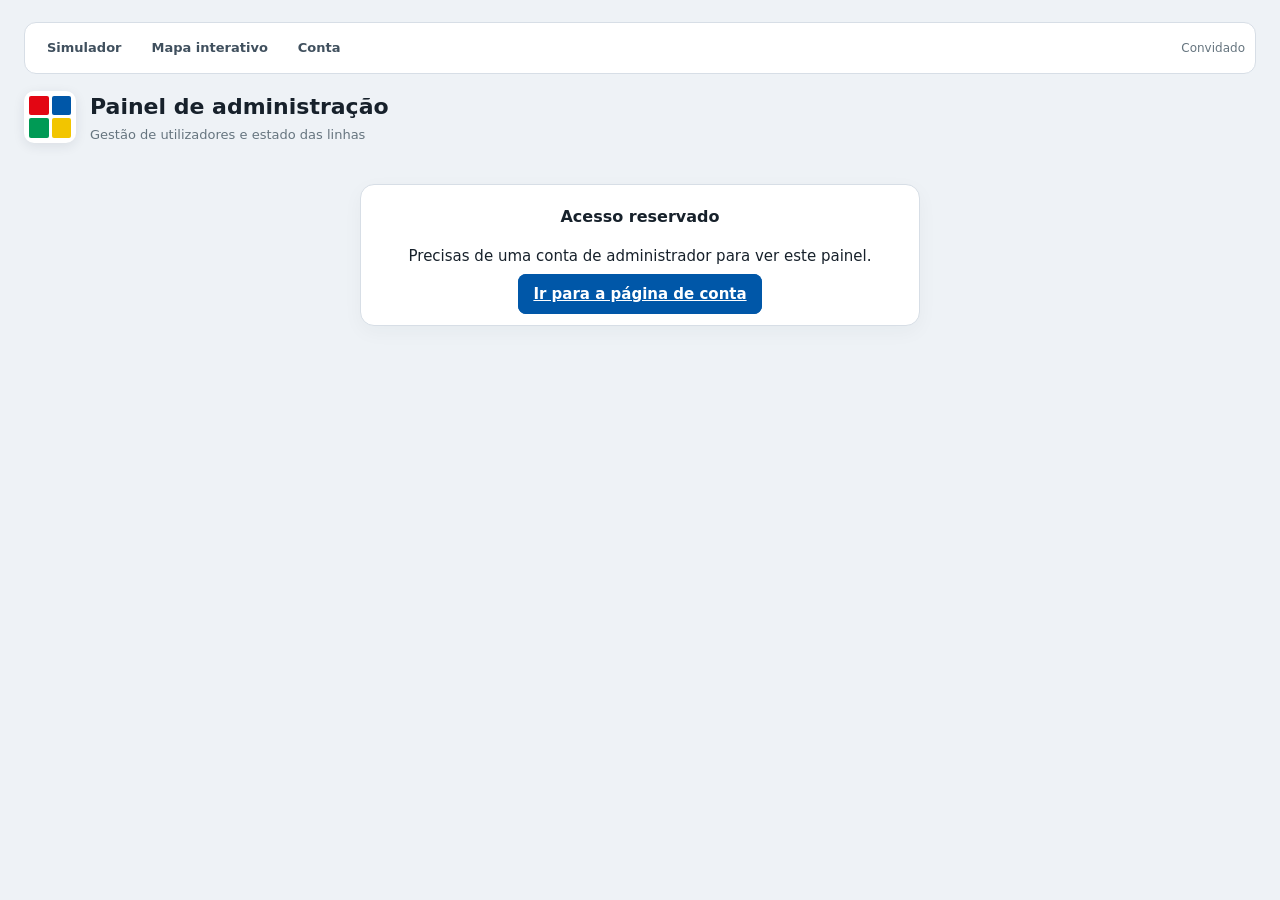
<file: metro-lisboa/admin.html>
<!doctype html>
<html lang="pt-PT">
<head>
  <meta charset="utf-8">
  <meta name="viewport" content="width=device-width, initial-scale=1">
  <meta name="description" content="Painel de administração do Metropolitano de Lisboa: utilizadores e estado das linhas.">
  <title>Administração · Metro de Lisboa</title>
  <link rel="stylesheet" href="css/estilo.css">
  <link rel="stylesheet" href="css/conta.css">
  <script src="js/rede.js" defer></script>
  <script src="js/conta.js" defer></script>
  <script src="js/admin.js" defer></script>
</head>
<body>
  <div class="app">
    <nav class="navegacao" aria-label="Navegação principal">
      <a href="index.html">Simulador</a>
      <a href="mapa.html">Mapa interativo</a>
      <a href="conta.html">Conta</a>
      <a href="admin.html" class="ativo" data-sessao="admin">Admin</a>
      <span class="sessao">
        <span data-sessao="nome">Convidado</span>
        <button type="button" class="botao ligado" data-acao="sair" data-sessao="autenticado">Sair</button>
      </span>
    </nav>

    <header class="cabecalho">
      <div class="marca">
        <span class="marca-simbolo" aria-hidden="true"><i></i><i></i><i></i><i></i></span>
        <div>
          <h1>Painel de administração</h1>
          <p>Gestão de utilizadores e estado das linhas</p>
        </div>
      </div>
    </header>

    <section class="cartao acesso-negado" id="acessoNegado">
      <h2>Acesso reservado</h2>
      <p>Precisas de uma conta de administrador para ver este painel.</p>
      <a class="botao primario" href="conta.html">Ir para a página de conta</a>
    </section>

    <main id="painel" data-sessao="admin">
      <div class="admin-grelha">
        <section class="cartao">
          <div class="cabecalho-secao">
            <h2>Utilizadores</h2>
            <span class="etiqueta" id="contagemUtilizadores">—</span>
          </div>
          <table class="tabela">
            <thead>
              <tr><th>Nome</th><th>E-mail</th><th>Tipo</th><th>Ações</th></tr>
            </thead>
            <tbody id="listaUtilizadores"></tbody>
          </table>
        </section>

        <section class="cartao">
          <h2>Estado das linhas</h2>
          <p class="subtitulo">Linhas interrompidas são ignoradas no cálculo de itinerários.</p>
          <div id="listaLinhas"></div>
          <p class="aviso">Alterações locais guardadas no <code>localStorage</code>. Não afetam o Metro real.</p>
        </section>
      </div>
      <p class="mensagem" id="mensagemAdmin" role="status" hidden></p>
    </main>
  </div>
</body>
</html>
</file>
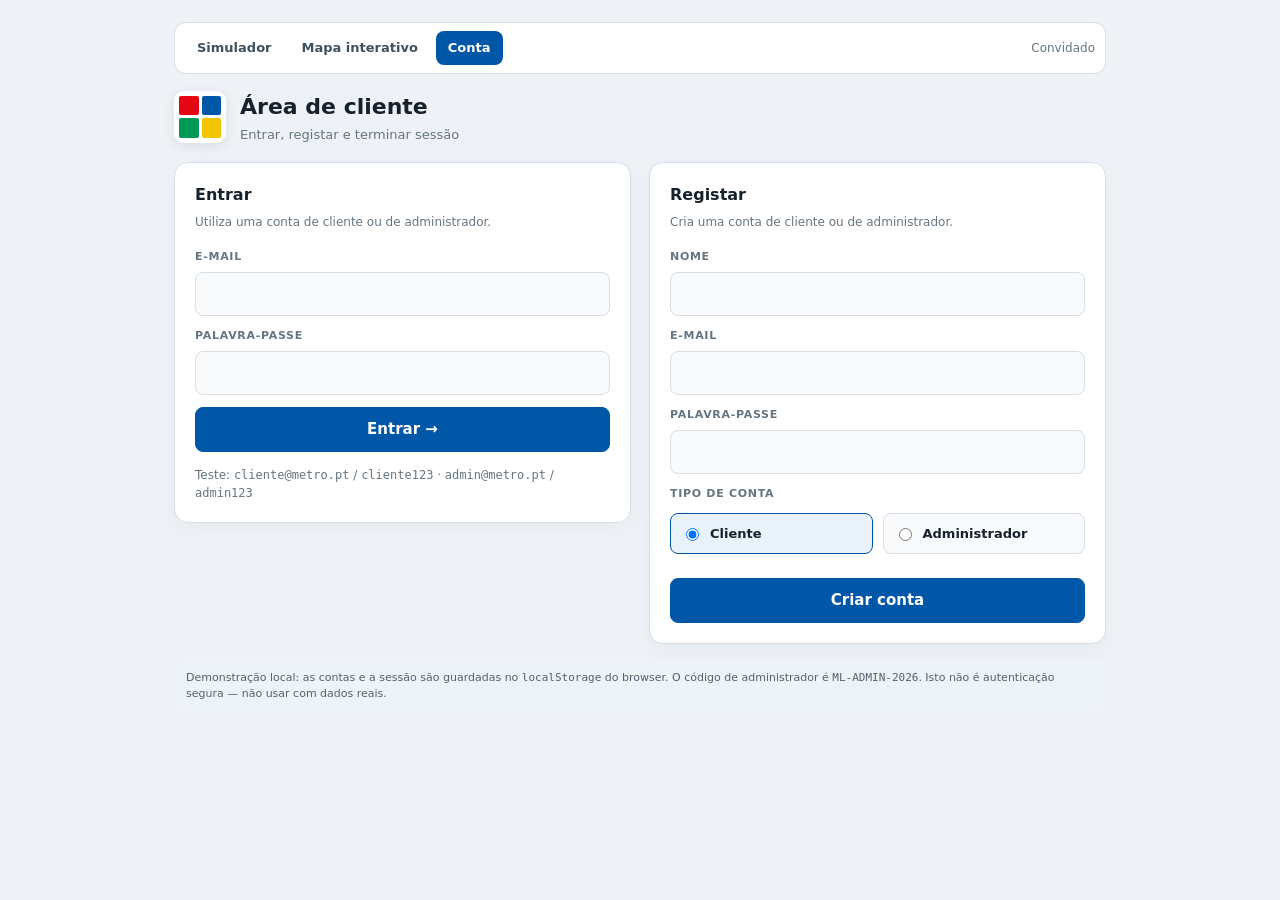
<file: metro-lisboa/conta.html>
<!doctype html>
<html lang="pt-PT">
<head>
  <meta charset="utf-8">
  <meta name="viewport" content="width=device-width, initial-scale=1">
  <meta name="description" content="Entrar, registar e terminar sessão no Metropolitano de Lisboa.">
  <title>Conta · Metro de Lisboa</title>
  <link rel="stylesheet" href="css/estilo.css">
  <link rel="stylesheet" href="css/conta.css">
  <script src="js/rede.js" defer></script>
  <script src="js/conta.js" defer></script>
  <script src="js/conta-pagina.js" defer></script>
</head>
<body>
  <div class="app pagina-conta">
    <nav class="navegacao" aria-label="Navegação principal">
      <a href="index.html">Simulador</a>
      <a href="mapa.html">Mapa interativo</a>
      <a href="conta.html" class="ativo">Conta</a>
      <a href="admin.html" data-sessao="admin">Admin</a>
      <span class="sessao">
        <span data-sessao="nome">Convidado</span>
        <button type="button" class="botao ligado" data-acao="sair" data-sessao="autenticado">Sair</button>
      </span>
    </nav>

    <header class="cabecalho">
      <div class="marca">
        <span class="marca-simbolo" aria-hidden="true"><i></i><i></i><i></i><i></i></span>
        <div>
          <h1>Área de cliente</h1>
          <p>Entrar, registar e terminar sessão</p>
        </div>
      </div>
    </header>

    <main>
      <section class="cartao sessao-atual" id="sessaoAtual" hidden>
        <h2>Sessão iniciada</h2>
        <p>Estás autenticado como <strong data-sessao="nome">—</strong> (<span data-sessao="email"></span>).</p>
        <div class="botoes">
          <a class="botao" href="index.html">Ir para o simulador</a>
          <a class="botao" href="mapa.html">Abrir mapa interativo</a>
          <a class="botao" href="admin.html" data-sessao="admin">Abrir painel admin</a>
        </div>
      </section>

      <div class="cartoes-conta" id="formularios">
        <section class="cartao">
          <h2>Entrar</h2>
          <p class="subtitulo">Utiliza uma conta de cliente ou de administrador.</p>
          <form id="formEntrar">
            <label class="campo"><span>E-mail</span><input type="email" id="entrarEmail" required autocomplete="username"></label>
            <label class="campo"><span>Palavra-passe</span><input type="password" id="entrarSenha" required autocomplete="current-password"></label>
            <button type="submit" class="botao primario largura-total">Entrar →</button>
          </form>
          <p class="mensagem" id="mensagemEntrar" role="alert" hidden></p>
          <p class="subtitulo" style="margin:14px 0 0">Teste: <code>cliente@metro.pt</code> / <code>cliente123</code> · <code>admin@metro.pt</code> / <code>admin123</code></p>
        </section>

        <section class="cartao">
          <h2>Registar</h2>
          <p class="subtitulo">Cria uma conta de cliente ou de administrador.</p>
          <form id="formRegistar">
            <label class="campo"><span>Nome</span><input type="text" id="regNome" required autocomplete="name"></label>
            <label class="campo"><span>E-mail</span><input type="email" id="regEmail" required autocomplete="email"></label>
            <label class="campo"><span>Palavra-passe</span><input type="password" id="regSenha" required minlength="6" autocomplete="new-password"></label>
            <div class="campo">
              <span>Tipo de conta</span>
              <div class="tipos">
                <label><input type="radio" name="tipo" value="cliente" checked> Cliente</label>
                <label><input type="radio" name="tipo" value="admin"> Administrador</label>
              </div>
            </div>
            <label class="campo" id="campoCodigo" hidden>
              <span>Código de administrador</span>
              <input type="text" id="regCodigo" class="codigo-admin" autocomplete="off">
            </label>
            <button type="submit" class="botao primario largura-total">Criar conta</button>
          </form>
          <p class="mensagem" id="mensagemRegistar" role="alert" hidden></p>
        </section>
      </div>

      <p class="aviso">
        Demonstração local: as contas e a sessão são guardadas no <code>localStorage</code> do browser.
        O código de administrador é <code>ML-ADMIN-2026</code>. Isto não é autenticação segura — não usar com dados reais.
      </p>
    </main>
  </div>
</body>
</html>
</file>
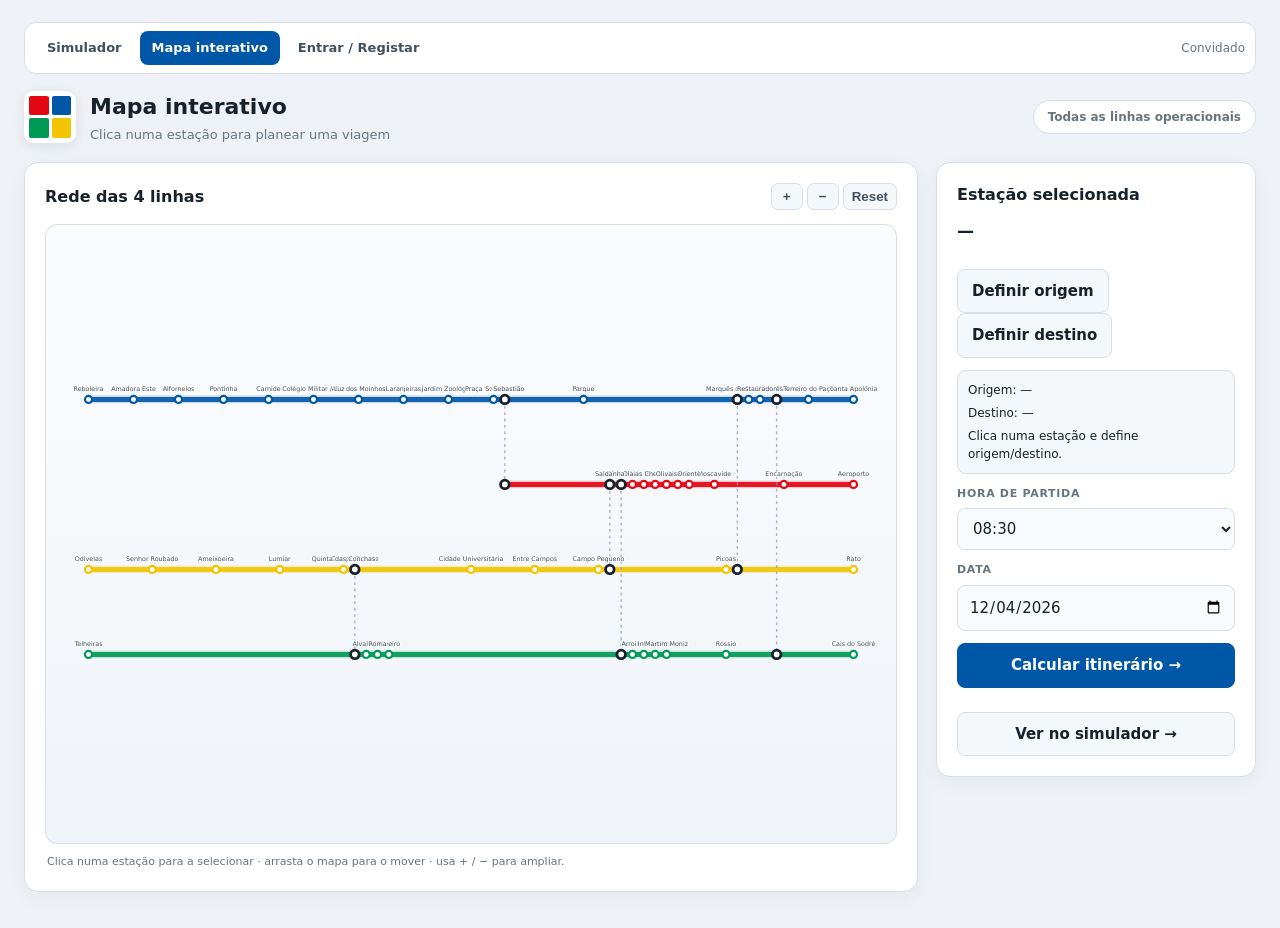
<file: metro-lisboa/mapa.html>
<!doctype html>
<html lang="pt-PT">
<head>
  <meta charset="utf-8">
  <meta name="viewport" content="width=device-width, initial-scale=1">
  <meta name="description" content="Mapa interativo da rede do Metropolitano de Lisboa com cálculo de itinerários.">
  <title>Mapa interativo · Metro de Lisboa</title>
  <link rel="stylesheet" href="css/estilo.css">
  <link rel="stylesheet" href="css/mapa.css">
  <script src="js/rede.js" defer></script>
  <script src="js/conta.js" defer></script>
  <script src="js/mapa.js" defer></script>
</head>
<body>
  <div class="app">
    <nav class="navegacao" aria-label="Navegação principal">
      <a href="index.html">Simulador</a>
      <a href="mapa.html" class="ativo">Mapa interativo</a>
      <a href="conta.html" data-sessao="convidado">Entrar / Registar</a>
      <a href="admin.html" data-sessao="admin">Admin</a>
      <span class="sessao">
        <span data-sessao="nome">Convidado</span>
        <button type="button" class="botao ligado" data-acao="sair" data-sessao="autenticado">Sair</button>
      </span>
    </nav>

    <header class="cabecalho">
      <div class="marca">
        <span class="marca-simbolo" aria-hidden="true"><i></i><i></i><i></i><i></i></span>
        <div>
          <h1>Mapa interativo</h1>
          <p>Clica numa estação para planear uma viagem</p>
        </div>
      </div>
      <div class="horario" id="avisoLinhas">Todas as linhas operacionais</div>
    </header>

    <main class="mapa-grelha">
      <section class="cartao mapa-cartao">
        <div class="cabecalho-secao">
          <h2>Rede das 4 linhas</h2>
          <div class="controlos-mapa" role="group" aria-label="Zoom do mapa">
            <button type="button" data-zoom="in" aria-label="Ampliar">+</button>
            <button type="button" data-zoom="out" aria-label="Reduzir">−</button>
            <button type="button" data-zoom="reset">Reset</button>
          </div>
        </div>
        <div class="mapa-envolucao" id="mapaEnvolucao">
          <svg id="mapa" viewBox="0 0 1200 560" role="img" aria-label="Mapa esquemático das linhas do Metro de Lisboa">
            <g id="camadaLinhas"></g>
            <g id="camadaLigacoes"></g>
            <g id="camadaRota"></g>
            <g id="camadaEstacoes"></g>
          </svg>
        </div>
        <p class="dica">Clica numa estação para a selecionar · arrasta o mapa para o mover · usa + / − para ampliar.</p>
      </section>

      <aside class="cartao info-cartao">
        <h2>Estação selecionada</h2>
        <p class="valor-grande" id="nomeEstacao">—</p>
        <div class="linhas-estacao" id="linhasEstacao"></div>

        <div class="botoes">
          <button type="button" id="definirOrigem" class="botao">Definir origem</button>
          <button type="button" id="definirDestino" class="botao">Definir destino</button>
        </div>
        <div class="selecao" id="selecao"></div>

        <label class="campo"><span>Hora de partida</span><select id="hora"></select></label>
        <label class="campo"><span>Data</span><input type="date" id="data"></label>
        <button type="button" id="calcular" class="botao primario">Calcular itinerário →</button>
        <p class="erro" id="erroMapa" role="alert" hidden></p>

        <div id="resultadoInfo" class="resultado-info"></div>
        <a id="abrirSimulador" class="botao simulation-link" href="index.html">Ver no simulador →</a>
      </aside>
    </main>
  </div>
</body>
</html>
</file>
<file: metro-lisboa/css/estilo.css>
/* ============================================================
   Metro de Lisboa · Simulador de viagem
   Sem dependências externas
   ============================================================ */

:root {
  --azul: #0057a8;
  --vermelho: #e30613;
  --amarelo: #f2c500;
  --verde: #009a55;
  --texto: #17212b;
  --muted: #66757f;
  --borda: #d7dee6;
  --cartao: #ffffff;
}

* { box-sizing: border-box; }
body {
  margin: 0;
  background: #eef2f6;
  color: var(--texto);
  font: 15px/1.5 "Segoe UI", system-ui, -apple-system, Arial, sans-serif;
}
.app { max-width: 1500px; margin: 0 auto; padding: 22px 24px 36px; }

/* ---------- Navegação ---------- */
.navegacao {
  display: flex; align-items: center; gap: 6px; flex-wrap: wrap;
  background: #fff; border: 1px solid var(--borda); border-radius: 12px;
  padding: 8px 10px; margin-bottom: 16px;
}
.navegacao a {
  text-decoration: none; color: #40505e; font-size: 13px; font-weight: 600;
  padding: 7px 12px; border-radius: 8px;
}
.navegacao a:hover { background: #eef3f8; color: var(--azul); }
.navegacao a.ativo { background: var(--azul); color: #fff; }
.navegacao .sessao { margin-left: auto; display: flex; align-items: center; gap: 8px; font-size: 12px; color: var(--muted); }
.botao.ligado { padding: 5px 10px; font-size: 12px; }

/* ---------- Cabeçalho ---------- */
.cabecalho {
  display: flex; align-items: center; justify-content: space-between;
  gap: 16px; margin-bottom: 18px;
}
.marca { display: flex; align-items: center; gap: 14px; }
.marca-simbolo {
  width: 52px; height: 52px; flex: none; display: grid;
  grid-template-columns: 1fr 1fr; gap: 3px; padding: 5px;
  background: #fff; border-radius: 10px; box-shadow: 0 3px 12px #1b2b3d18;
}
.marca-simbolo i { border-radius: 2px; }
.marca-simbolo i:nth-child(1) { background: var(--vermelho); }
.marca-simbolo i:nth-child(2) { background: var(--azul); }
.marca-simbolo i:nth-child(3) { background: var(--verde); }
.marca-simbolo i:nth-child(4) { background: var(--amarelo); }
.cabecalho h1 { margin: 0; font-size: 22px; }
.cabecalho p { margin: 2px 0 0; color: var(--muted); font-size: 13px; }
.horario {
  background: #fff; border: 1px solid var(--borda); border-radius: 99px;
  padding: 7px 14px; font-size: 12px; font-weight: 600; color: var(--muted);
}

/* ---------- Cartões ---------- */
.cartao {
  background: var(--cartao); border: 1px solid var(--borda);
  border-radius: 14px; padding: 20px; box-shadow: 0 6px 20px #1b2b3d0a;
}
.cartao h2 { margin: 0 0 16px; font-size: 16px; }
.cabecalho-secao {
  display: flex; align-items: center; justify-content: space-between;
  gap: 12px; flex-wrap: wrap; margin-bottom: 14px;
}
.cabecalho-secao h2 { margin: 0; }
.etiqueta { color: var(--muted); font-size: 11px; font-weight: 700; letter-spacing: .8px; }

/* ---------- Formulário ---------- */
.formulario form {
  display: grid; grid-template-columns: repeat(4, minmax(0, 1fr)) auto;
  gap: 14px; align-items: end;
}
.campo { display: grid; gap: 6px; min-width: 0; }
.campo > span { color: var(--muted); font-size: 11px; font-weight: 700; letter-spacing: .7px; text-transform: uppercase; }
select, input[type="date"] {
  width: 100%; padding: 10px 11px; font: inherit; color: var(--texto);
  background: #f8fafc; border: 1px solid var(--borda); border-radius: 8px;
}
select:focus, input:focus { outline: 2px solid #0057a855; border-color: var(--azul); }
.botao {
  font: inherit; font-weight: 600; cursor: pointer;
  border: 1px solid var(--borda); background: #f5f8fb; color: var(--texto);
  border-radius: 8px; padding: 10px 14px; white-space: nowrap;
}
.botao:hover { background: #e8eef5; }
.botao.primario { background: var(--azul); border-color: var(--azul); color: #fff; }
.botao.primario:hover { background: #00488c; }
.erro { margin: 14px 0 0; color: #b00020; font-size: 13px; font-weight: 600; }

/* ---------- Legenda ---------- */
.legenda {
  display: flex; gap: 18px; align-items: center; flex-wrap: wrap;
  margin: 14px 2px; color: var(--muted); font-size: 12px;
}
.legenda-item { display: flex; align-items: center; gap: 6px; }
.legenda-item i { width: 18px; height: 5px; border-radius: 3px; display: inline-block; }
.linha-azul { background: var(--azul); }
.linha-vermelha { background: var(--vermelho); }
.linha-amarela { background: var(--amarelo); }
.linha-verde { background: var(--verde); }
.legenda-nota { margin-left: auto; }

/* ---------- Resultado ---------- */
.resultado { display: grid; grid-template-columns: 330px minmax(0, 1fr); gap: 18px; align-items: start; }
.indicadores { display: grid; grid-template-columns: 1fr 1fr; gap: 12px; margin-bottom: 18px; }
.indicadores > div { background: #f5f8fb; border: 1px solid var(--borda); border-radius: 10px; padding: 10px; }
.indicadores span { display: block; color: var(--muted); font-size: 10px; font-weight: 700; letter-spacing: .8px; }
.indicadores strong { display: block; margin-top: 4px; font-size: 19px; font-variant-numeric: tabular-nums; }
.pernadas { list-style: none; margin: 0; padding: 0; display: grid; gap: 10px; }
.pernada { border-left: 4px solid var(--cor-linha); background: #f8fafc; border-radius: 0 8px 8px 0; padding: 9px 11px; }
.pernada .rotulo { display: flex; align-items: center; gap: 8px; font-size: 12px; font-weight: 700; margin-bottom: 5px; }
.pernada .bola { width: 16px; height: 16px; border-radius: 50%; background: var(--cor-linha); color: #fff; display: grid; place-items: center; font-size: 10px; }
.pernada .lista { color: #3d4b58; font-size: 12px; line-height: 1.45; }
.pernada .lista b { color: var(--texto); }
.transbordo { margin: 2px 0 2px 12px; color: #8a5a00; font-size: 12px; font-weight: 600; }

/* ---------- Animação ---------- */
.controlos { display: flex; align-items: center; gap: 8px; flex-wrap: wrap; }
.segmentado { display: flex; gap: 3px; background: #f2f5f8; border: 1px solid var(--borda); border-radius: 8px; padding: 3px; }
.segmentado button { border: 0; background: transparent; color: var(--muted); font: inherit; font-size: 12px; font-weight: 700; padding: 6px 9px; border-radius: 5px; cursor: pointer; }
.segmentado button.ativo { background: #fff; color: var(--texto); box-shadow: 0 1px 4px #1b2b3d20; }
.estado-viagem { display: flex; align-items: center; gap: 10px; margin-bottom: 10px; flex-wrap: wrap; }
.badge-linha {
  min-width: 26px; height: 26px; padding: 0 8px; border-radius: 99px;
  display: grid; place-items: center; background: var(--azul); color: #fff;
  font-size: 12px; font-weight: 800;
}
.estado-viagem strong { font-size: 14px; }
.relogio { margin-left: auto; font-variant-numeric: tabular-nums; font-weight: 700; color: var(--muted); }
.barra { height: 8px; border-radius: 99px; background: #e6ebf1; overflow: hidden; margin-bottom: 14px; }
.barra-progresso { height: 100%; width: 0; background: var(--vermelho); transition: width .25s linear; }

.via {
  position: relative; height: 180px; overflow-x: auto; overflow-y: hidden;
  border-radius: 12px; background: linear-gradient(180deg, #2b3a4c, #131c27);
  box-shadow: inset 0 0 40px #0006;
}
.via::-webkit-scrollbar { height: 8px; }
.via::-webkit-scrollbar-thumb { background: #65758a; border-radius: 9px; }
.trilho { position: relative; height: 100%; }
.no {
  position: absolute; top: 84px; width: 16px; height: 16px; margin-left: -8px;
  border-radius: 50%; border: 3px solid #8494a7; background: #e8eef5; z-index: 2;
}
.no.passada { background: var(--vermelho); border-color: #ff8a8f; }
.no.atual { width: 22px; height: 22px; margin-left: -11px; top: 81px; background: #fff; border-color: var(--vermelho); box-shadow: 0 0 0 5px #ffffff26; }
.no .nome {
  position: absolute; top: 26px; left: 50%; transform: translateX(-50%);
  color: #dce6f2; font-size: 10px; white-space: nowrap; pointer-events: none;
}
.no.par .nome { top: auto; bottom: 26px; }
.no.atual .nome { color: #fff; font-weight: 700; }
.traco { position: absolute; top: 91px; height: 4px; border-radius: 2px; opacity: .75; }
.traco.ativo { opacity: 1; box-shadow: 0 0 10px currentColor; }
.comboio {
  position: absolute; top: 79px; left: 0; width: 60px; height: 28px;
  display: flex; align-items: center; gap: 5px; padding: 0 7px 0 9px;
  background: var(--cor-comboio, var(--azul)); border-radius: 8px 12px 4px 4px;
  box-shadow: 0 8px 14px #0008; z-index: 4; transition: left .25s linear;
}
.comboio .frente { width: 8px; height: 14px; border-radius: 2px; background: #fff6c9; box-shadow: 0 0 10px #fff3b0; }
.comboio .janela { flex: 1; height: 13px; border-radius: 2px; background: #12263a; border: 1px solid #ffffff55; }
.comboio.em-movimento .janela { animation: piscar .5s linear infinite alternate; }
@keyframes piscar { from { background: #12263a; } to { background: #2b4d68; } }

.eventos { list-style: none; margin: 14px 0 0; padding: 0; max-height: 150px; overflow-y: auto; display: grid; gap: 6px; }
.eventos li { display: flex; gap: 10px; align-items: baseline; background: #f6f9fc; border: 1px solid var(--borda); border-radius: 7px; padding: 6px 9px; font-size: 12px; }
.eventos time { color: var(--muted); font-variant-numeric: tabular-nums; font-size: 11px; }
.eventos .tipo { margin-left: auto; color: var(--azul); font-size: 10px; font-weight: 700; letter-spacing: .5px; }

footer { margin-top: 20px; text-align: center; color: #7a8895; font-size: 11px; }
[hidden] { display: none !important; }

@media (max-width: 1150px) {
  .resultado { grid-template-columns: 1fr; }
  .formulario form { grid-template-columns: repeat(2, minmax(0, 1fr)); }
  .formulario .botao { width: 100%; }
}
@media (max-width: 620px) {
  .app { padding: 14px; }
  .formulario form { grid-template-columns: 1fr; }
  .cabecalho { align-items: flex-start; }
  .horario { display: none; }
  .controlos { width: 100%; }
}
</file>
<file: metro-lisboa/css/conta.css>
/* Contas e painel de administração — estilos adicionais */

.pagina-conta { max-width: 980px; margin: 0 auto; }
.cartoes-conta { display: grid; grid-template-columns: 1fr 1fr; gap: 18px; align-items: start; }
.cartoes-conta .cartao h2 { margin-bottom: 6px; }
.subtitulo { color: var(--muted); font-size: 12px; margin: 0 0 18px; }
.campo { margin-bottom: 12px; }
.campo > span { display: block; }
input[type="text"], input[type="email"], input[type="password"] {
  width: 100%; padding: 10px 11px; font: inherit; color: var(--texto);
  background: #f8fafc; border: 1px solid var(--borda); border-radius: 8px;
}
input:focus { outline: 2px solid #0057a855; border-color: var(--azul); }
.botao.largura-total { width: 100%; }

.tipos { display: flex; gap: 10px; margin: 4px 0 12px; }
.tipos label {
  flex: 1; display: flex; align-items: center; gap: 8px; cursor: pointer;
  border: 1px solid var(--borda); border-radius: 8px; padding: 10px;
  background: #f8fafc; font-size: 13px; font-weight: 600;
}
.tipos label:has(input:checked) { border-color: var(--azul); background: #e9f2fb; }
.codigo-admin { background: #fff8e1; border-color: #e6c667; }
.aviso {
  margin-top: 16px; padding: 10px 12px; border-radius: 8px;
  background: #eef3f8; color: #52616e; font-size: 11px; line-height: 1.5;
}
.mensagem { margin: 12px 0 0; padding: 9px 11px; border-radius: 8px; font-size: 12px; font-weight: 600; }
.mensagem.erro { background: #fdecef; color: #b00020; }
.mensagem.sucesso { background: #e7f6ee; color: #0a6b3d; }
.sessao-atual { margin-bottom: 18px; }
.sessao-atual strong { color: var(--azul); }

/* ---------- Admin ---------- */
.admin-grelha { display: grid; grid-template-columns: minmax(0, 1fr) 320px; gap: 18px; align-items: start; }
.tabela { width: 100%; border-collapse: collapse; font-size: 12px; }
.tabela th, .tabela td { text-align: left; padding: 9px 8px; border-bottom: 1px solid var(--borda); vertical-align: middle; }
.tabela th { color: var(--muted); font-size: 10px; text-transform: uppercase; letter-spacing: .6px; }
.tabela select { padding: 6px 8px; font-size: 12px; width: auto; }
.tabela .botao { padding: 6px 9px; font-size: 11px; }
.etiqueta-tipo { padding: 3px 8px; border-radius: 99px; font-size: 10px; font-weight: 700; background: #e8eef5; color: #40505e; }
.etiqueta-tipo.admin { background: #0057a8; color: #fff; }
.linha-estado { display: flex; align-items: center; gap: 8px; margin-bottom: 10px; font-size: 12px; }
.linha-estado i { width: 12px; height: 12px; border-radius: 50%; flex: none; }
.linha-estado select { flex: 1; padding: 6px 8px; font-size: 12px; }
.acesso-negado { max-width: 560px; margin: 40px auto; text-align: center; }
.acesso-negado h2 { margin-top: 0; }

@media (max-width: 900px) {
  .cartoes-conta, .admin-grelha { grid-template-columns: 1fr; }
}
</file>
<file: metro-lisboa/css/mapa.css>
/* Mapa interativo — estilos adicionais */

.mapa-grelha { display: grid; grid-template-columns: minmax(0, 1fr) 320px; gap: 18px; align-items: start; }
.mapa-cartao { min-width: 0; }
.controlos-mapa { display: flex; gap: 4px; }
.controlos-mapa button {
  min-width: 32px; border: 1px solid var(--borda); background: #f5f8fb;
  border-radius: 7px; padding: 5px 8px; cursor: pointer; font-weight: 700; color: #40505e;
}
.controlos-mapa button:hover { background: #e8eef5; }
.mapa-envolucao {
  height: 620px; overflow: hidden; border: 1px solid var(--borda);
  border-radius: 12px; background: linear-gradient(#fbfcfe, #f0f4f8);
  cursor: grab; touch-action: none;
}
.mapa-envolucao.arrastando { cursor: grabbing; }
#mapa { width: 100%; height: 100%; display: block; }
.dica { margin: 10px 2px 0; color: var(--muted); font-size: 11px; }

.linha-fundo { stroke-width: 11; stroke-linecap: round; opacity: .18; }
.linha-tracado { stroke-width: 7; stroke-linecap: round; opacity: .9; }
.linha-interrompida { stroke: #b00020; stroke-width: 3; stroke-dasharray: 10 8; opacity: .95; }
.ligacao-correspondencia { stroke: #8997a5; stroke-width: 2; stroke-dasharray: 4 5; fill: none; opacity: .7; }

.estacao { cursor: pointer; }
.estacao .ponto { fill: #fff; stroke-width: 3; }
.estacao .rotulo {
  font-size: 9px; fill: #3e4d5a; pointer-events: none;
  paint-order: stroke; stroke: #ffffffdd; stroke-width: 3px; stroke-linejoin: round;
}
.estacao.interchange .ponto { fill: #fff; stroke: #17212b; stroke-width: 4; }
.estacao.selecionada .ponto { fill: #17212b; stroke: #fff; stroke-width: 5; }
.estacao.na-rota .ponto { fill: #fff; stroke: #e30613; stroke-width: 5; }
.estacao:hover .ponto { fill: #e30613; }
.rota-ativa {
  fill: none; stroke: #e30613; stroke-width: 4; stroke-linecap: round;
  stroke-dasharray: 9 7; animation: correr 1.2s linear infinite; opacity: .95;
}
@keyframes correr { to { stroke-dashoffset: -16; } }

.info-cartao { display: grid; gap: 12px; }
.info-cartao h2 { margin-bottom: 0; }
.valor-grande { font-size: 17px; font-weight: 700; margin: 0; }
.linhas-estacao { display: flex; gap: 6px; flex-wrap: wrap; }
.etiqueta-linha { padding: 3px 8px; border-radius: 99px; color: #fff; font-size: 11px; font-weight: 700; }
.selecao { display: grid; gap: 5px; background: #f5f8fb; border: 1px solid var(--borda); border-radius: 9px; padding: 10px; font-size: 12px; }
.selecao b { color: var(--azul); }
.resultado-info { display: grid; gap: 8px; font-size: 12px; }
.resultado-info .linha-resultado { border-left: 4px solid var(--cor-linha); padding: 6px 9px; background: #f8fafc; border-radius: 0 6px 6px 0; }
.simulation-link { text-align: center; text-decoration: none; }

@media (max-width: 1100px) { .mapa-grelha { grid-template-columns: 1fr; } }
@media (max-width: 620px) { .mapa-envolucao { height: 440px; } }
</file>
